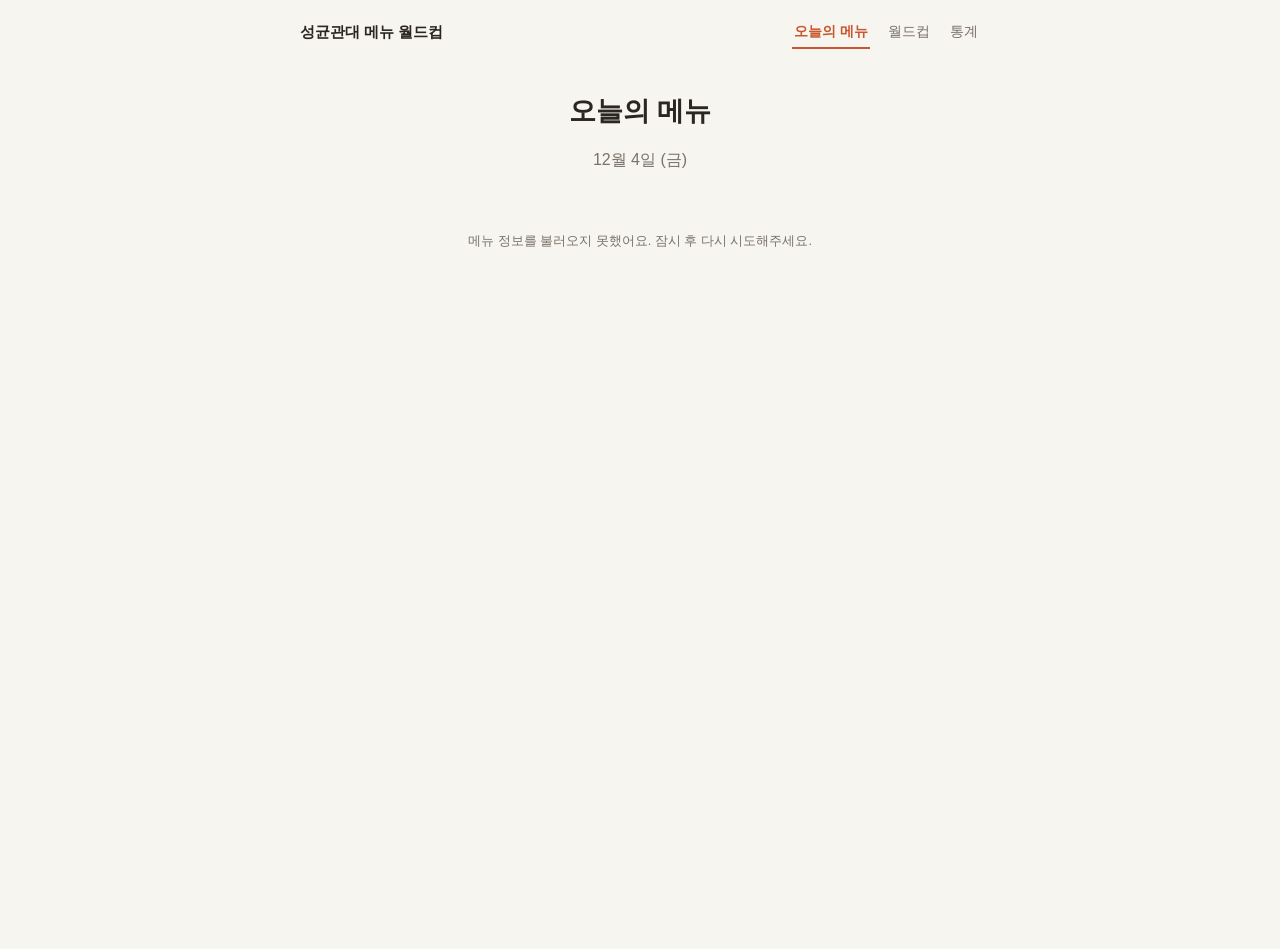
<file: docs/index.html>
<!DOCTYPE html>
<html lang="ko">
<head>
<meta charset="UTF-8">
<meta name="viewport" content="width=device-width, initial-scale=1.0">
<meta name="google-site-verification" content="KOrDOfrEUN9D3AdqTjw1bRF7JTJ5dpxACf7tST6a6Lo" />
<title>오늘의 메뉴 - 성균관대 메뉴 월드컵</title>
<!-- Google tag (gtag.js) -->
<script async src="https://www.googletagmanager.com/gtag/js?id=G-GJEPT5KRBJ"></script>
<script>
  window.dataLayer = window.dataLayer || [];
  function gtag(){dataLayer.push(arguments);}
  gtag('js', new Date());

  gtag('config', 'G-GJEPT5KRBJ');
</script>
<link rel="stylesheet" href="style.css">
</head>
<body>
<nav class="topbar">
  <a href="index.html" class="brand">성균관대 메뉴 월드컵</a>
  <div class="topnav-links">
    <a href="index.html" class="active">오늘의 메뉴</a>
    <a href="worldcup.html">월드컵</a>
    <a href="stats.html">통계</a>
  </div>
</nav>
<div id="app" class="today-app">
  <h1>오늘의 메뉴</h1>
  <p id="todayDateLabel" class="sub"></p>
  <div id="todayContent" class="today-content">
    <p class="data-info">불러오는 중...</p>
  </div>
</div>
<script src="config.js"></script>
<script src="today.js"></script>
</body>
</html>
</file>
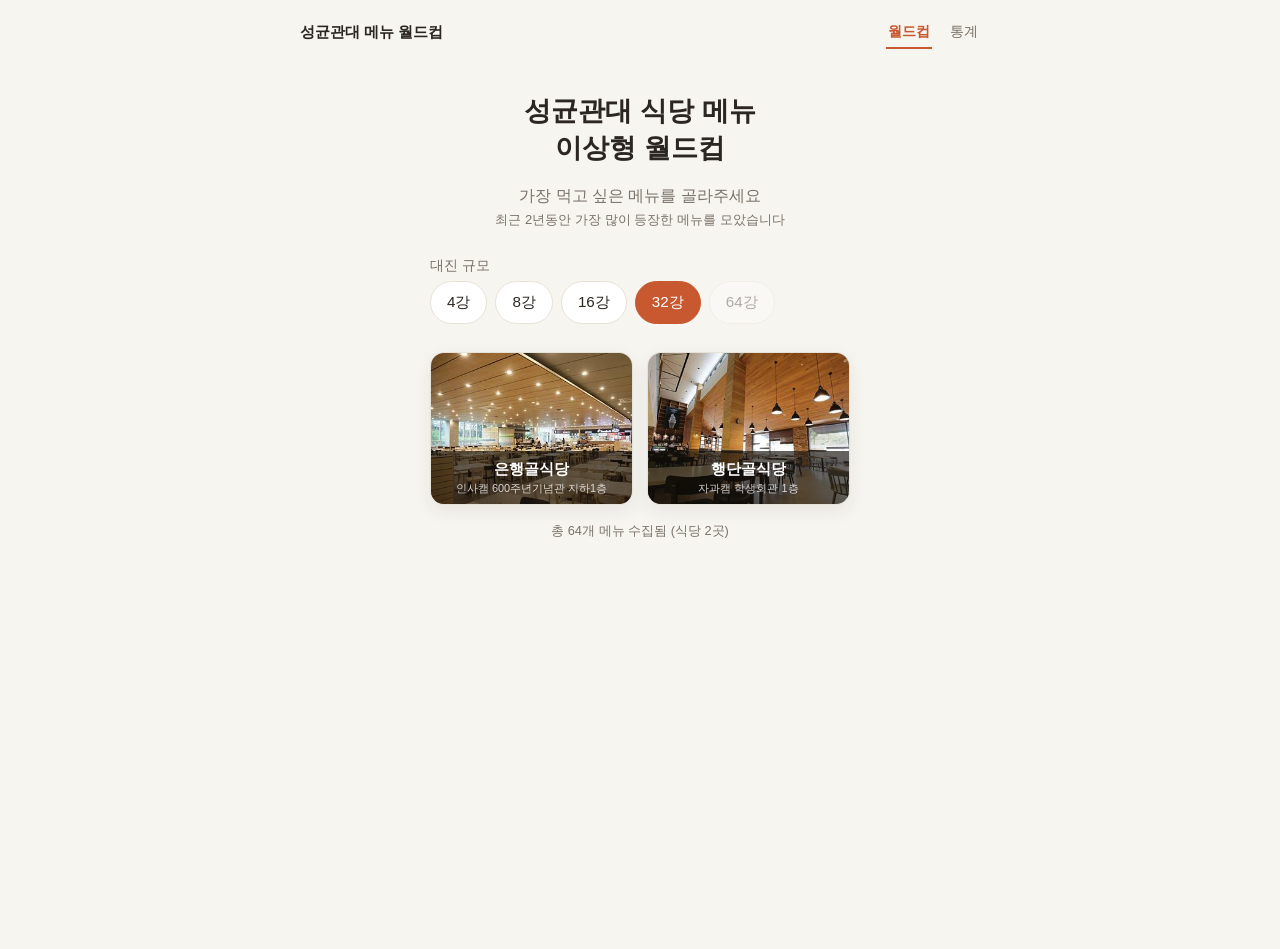
<file: docs/dev/index.html>
<!DOCTYPE html>
<html lang="ko">
<head>
<meta charset="UTF-8">
<meta name="viewport" content="width=device-width, initial-scale=1.0">
<meta name="google-site-verification" content="KOrDOfrEUN9D3AdqTjw1bRF7JTJ5dpxACf7tST6a6Lo" />
<title>성균관대 식당 메뉴 이상형 월드컵</title>
<!-- Google tag (gtag.js) -->
<script async src="https://www.googletagmanager.com/gtag/js?id=G-GJEPT5KRBJ"></script>
<script>
  window.dataLayer = window.dataLayer || [];
  function gtag(){dataLayer.push(arguments);}
  gtag('js', new Date());

  gtag('config', 'G-GJEPT5KRBJ');
</script>
<link rel="stylesheet" href="style.css">
</head>
<body>
<nav class="topbar">
  <a href="index.html" class="brand">성균관대 메뉴 월드컵</a>
  <div class="topnav-links">
    <a href="index.html" class="active">월드컵</a>
    <a href="stats.html">통계</a>
  </div>
</nav>
<div id="app">

  <section id="screen-select" class="screen">
    <h1>성균관대 식당 메뉴<br>이상형 월드컵</h1>
    <p class="sub">가장 먹고 싶은 메뉴를 골라주세요</p>
    <p class="sub-note">최근 2년동안 가장 많이 등장한 메뉴를 모았습니다</p>

    <div class="select-group">
      <label>대진 규모</label>
      <div id="sizeButtons" class="size-buttons"></div>
    </div>

    <div id="cafeteriaButtons" class="cafeteria-buttons"></div>

    <p id="dataInfo" class="data-info"></p>
  </section>

  <section id="screen-game" class="screen hidden">
    <div class="progress">
      <span id="matchLabel"></span>
    </div>
    <div class="vs-wrap">
      <button class="card" id="cardLeft"></button>
      <div class="vs">
        <div class="vs-round" id="roundLabel"></div>
        <div class="vs-label">VS</div>
      </div>
      <button class="card" id="cardRight"></button>
    </div>
    <button id="backBtn" class="text-btn">처음으로</button>
  </section>

  <section id="screen-result" class="screen hidden">
    <h2>우승 메뉴</h2>
    <div class="card winner" id="winnerCard"></div>
    <button id="restartBtn" class="primary-btn">다시 하기</button>
  </section>

</div>
<script src="config.js"></script>
<script src="app.js"></script>
</body>
</html>
</file>
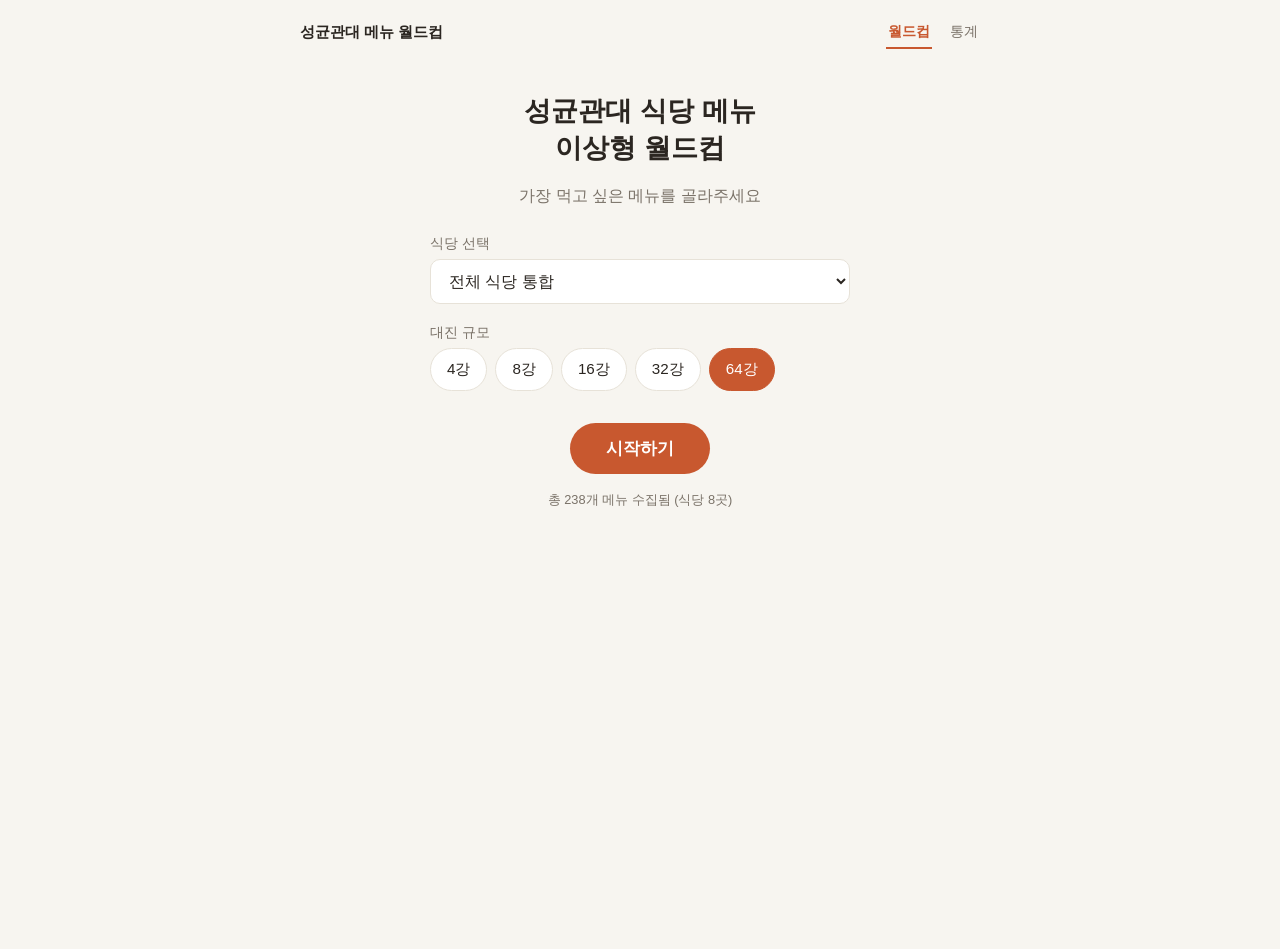
<file: docs/v1/index.html>
<!DOCTYPE html>
<html lang="ko">
<head>
<meta charset="UTF-8">
<meta name="viewport" content="width=device-width, initial-scale=1.0">
<title>성균관대 식당 메뉴 이상형 월드컵</title>
<!-- Google tag (gtag.js) -->
<script async src="https://www.googletagmanager.com/gtag/js?id=G-GJEPT5KRBJ"></script>
<script>
  window.dataLayer = window.dataLayer || [];
  function gtag(){dataLayer.push(arguments);}
  gtag('js', new Date());

  gtag('config', 'G-GJEPT5KRBJ');
</script>
<link rel="stylesheet" href="style.css">
</head>
<body>
<nav class="topbar">
  <a href="index.html" class="brand">성균관대 메뉴 월드컵</a>
  <div class="topnav-links">
    <a href="index.html" class="active">월드컵</a>
    <a href="stats.html">통계</a>
  </div>
</nav>
<div id="app">

  <section id="screen-select" class="screen">
    <h1>성균관대 식당 메뉴<br>이상형 월드컵</h1>
    <p class="sub">가장 먹고 싶은 메뉴를 골라주세요</p>

    <div class="select-group">
      <label>식당 선택</label>
      <select id="cafeteriaSelect"></select>
    </div>

    <div class="select-group">
      <label>대진 규모</label>
      <div id="sizeButtons" class="size-buttons"></div>
    </div>

    <button id="startBtn" class="primary-btn">시작하기</button>
    <p id="dataInfo" class="data-info"></p>
  </section>

  <section id="screen-game" class="screen hidden">
    <div class="progress">
      <span id="roundLabel"></span>
      <span id="matchLabel"></span>
    </div>
    <div class="vs-wrap">
      <button class="card" id="cardLeft"></button>
      <div class="vs">VS</div>
      <button class="card" id="cardRight"></button>
    </div>
    <button id="backBtn" class="text-btn">처음으로</button>
  </section>

  <section id="screen-result" class="screen hidden">
    <h2>우승 메뉴</h2>
    <div class="card winner" id="winnerCard"></div>
    <button id="restartBtn" class="primary-btn">다시 하기</button>
  </section>

</div>
<script src="config.js"></script>
<script src="app.js"></script>
</body>
</html>
</file>
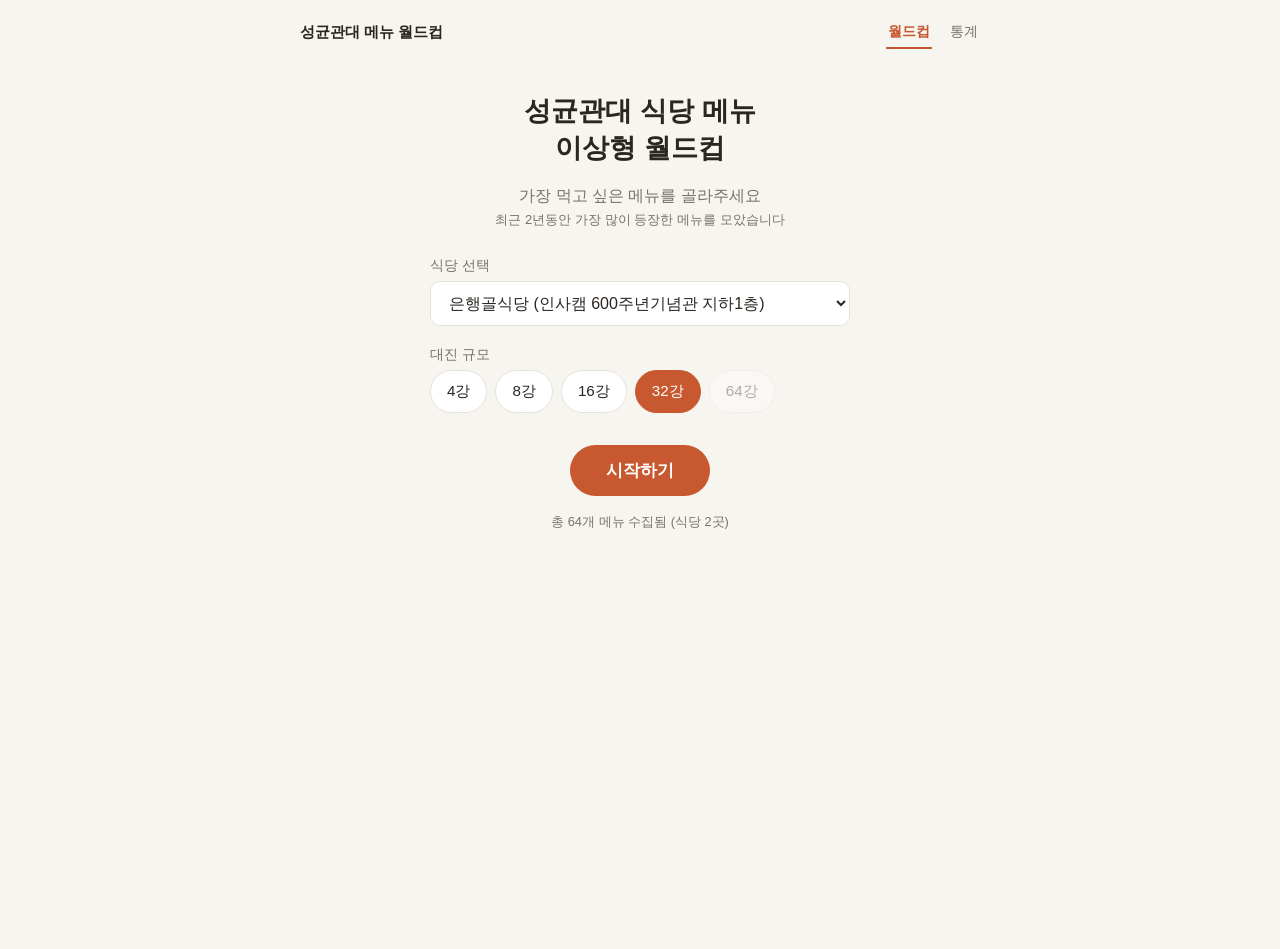
<file: docs/v2/index.html>
<!DOCTYPE html>
<html lang="ko">
<head>
<meta charset="UTF-8">
<meta name="viewport" content="width=device-width, initial-scale=1.0">
<meta name="google-site-verification" content="KOrDOfrEUN9D3AdqTjw1bRF7JTJ5dpxACf7tST6a6Lo" />
<title>성균관대 식당 메뉴 이상형 월드컵</title>
<!-- Google tag (gtag.js) -->
<script async src="https://www.googletagmanager.com/gtag/js?id=G-GJEPT5KRBJ"></script>
<script>
  window.dataLayer = window.dataLayer || [];
  function gtag(){dataLayer.push(arguments);}
  gtag('js', new Date());

  gtag('config', 'G-GJEPT5KRBJ');
</script>
<link rel="stylesheet" href="style.css">
</head>
<body>
<nav class="topbar">
  <a href="index.html" class="brand">성균관대 메뉴 월드컵</a>
  <div class="topnav-links">
    <a href="index.html" class="active">월드컵</a>
    <a href="stats.html">통계</a>
  </div>
</nav>
<div id="app">

  <section id="screen-select" class="screen">
    <h1>성균관대 식당 메뉴<br>이상형 월드컵</h1>
    <p class="sub">가장 먹고 싶은 메뉴를 골라주세요</p>
    <p class="sub-note">최근 2년동안 가장 많이 등장한 메뉴를 모았습니다</p>

    <div class="select-group">
      <label>식당 선택</label>
      <select id="cafeteriaSelect"></select>
    </div>

    <div class="select-group">
      <label>대진 규모</label>
      <div id="sizeButtons" class="size-buttons"></div>
    </div>

    <button id="startBtn" class="primary-btn">시작하기</button>
    <p id="dataInfo" class="data-info"></p>
  </section>

  <section id="screen-game" class="screen hidden">
    <div class="progress">
      <span id="roundLabel"></span>
      <span id="matchLabel"></span>
    </div>
    <div class="vs-wrap">
      <button class="card" id="cardLeft"></button>
      <div class="vs">VS</div>
      <button class="card" id="cardRight"></button>
    </div>
    <button id="backBtn" class="text-btn">처음으로</button>
  </section>

  <section id="screen-result" class="screen hidden">
    <h2>우승 메뉴</h2>
    <div class="card winner" id="winnerCard"></div>
    <button id="restartBtn" class="primary-btn">다시 하기</button>
  </section>

</div>
<script src="config.js"></script>
<script src="app.js"></script>
</body>
</html>
</file>
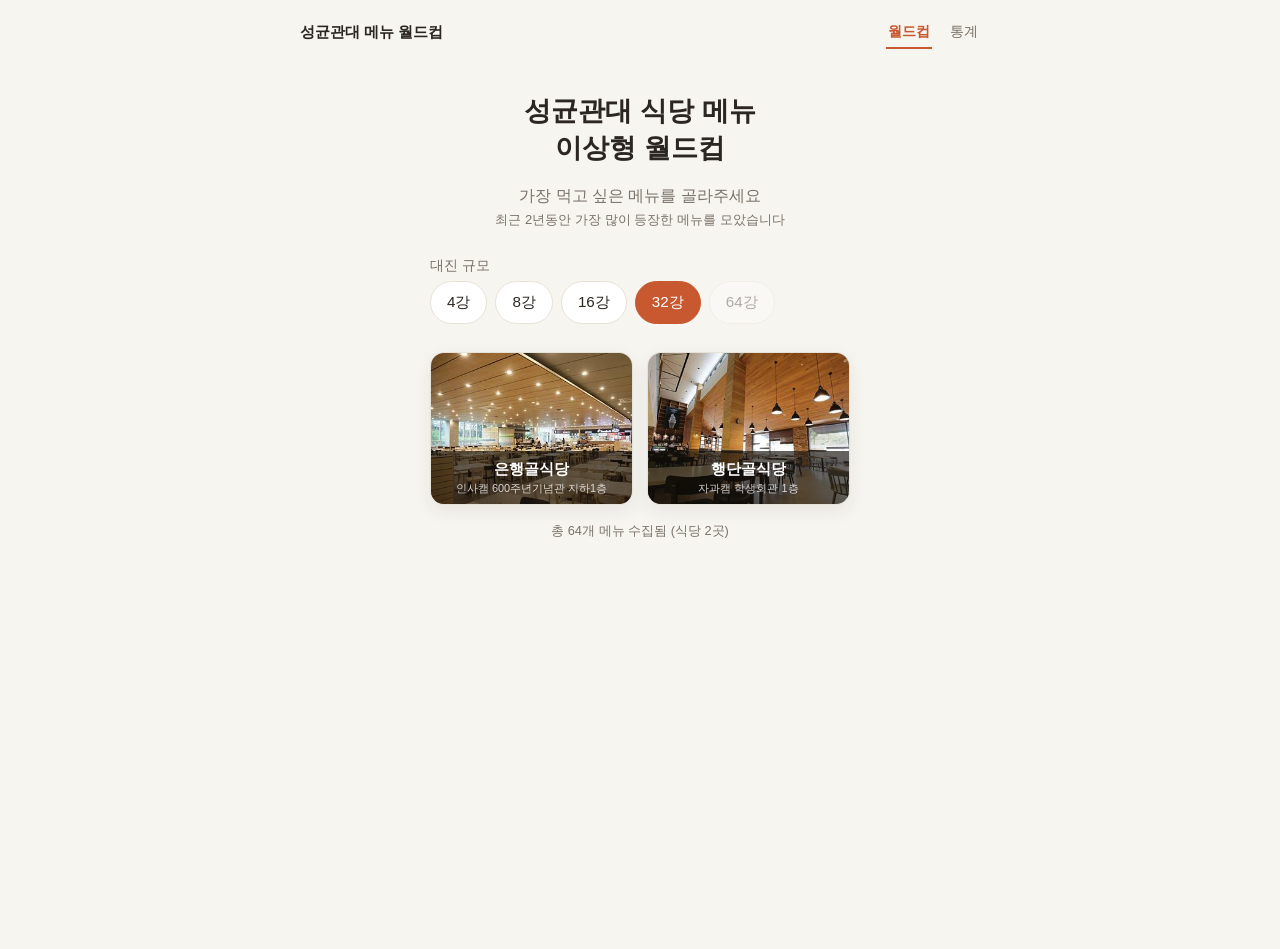
<file: docs/v3/index.html>
<!DOCTYPE html>
<html lang="ko">
<head>
<meta charset="UTF-8">
<meta name="viewport" content="width=device-width, initial-scale=1.0">
<meta name="google-site-verification" content="KOrDOfrEUN9D3AdqTjw1bRF7JTJ5dpxACf7tST6a6Lo" />
<title>성균관대 식당 메뉴 이상형 월드컵</title>
<!-- Google tag (gtag.js) -->
<script async src="https://www.googletagmanager.com/gtag/js?id=G-GJEPT5KRBJ"></script>
<script>
  window.dataLayer = window.dataLayer || [];
  function gtag(){dataLayer.push(arguments);}
  gtag('js', new Date());

  gtag('config', 'G-GJEPT5KRBJ');
</script>
<link rel="stylesheet" href="style.css">
</head>
<body>
<nav class="topbar">
  <a href="index.html" class="brand">성균관대 메뉴 월드컵</a>
  <div class="topnav-links">
    <a href="index.html" class="active">월드컵</a>
    <a href="stats.html">통계</a>
  </div>
</nav>
<div id="app">

  <section id="screen-select" class="screen">
    <h1>성균관대 식당 메뉴<br>이상형 월드컵</h1>
    <p class="sub">가장 먹고 싶은 메뉴를 골라주세요</p>
    <p class="sub-note">최근 2년동안 가장 많이 등장한 메뉴를 모았습니다</p>

    <div class="select-group">
      <label>대진 규모</label>
      <div id="sizeButtons" class="size-buttons"></div>
    </div>

    <div id="cafeteriaButtons" class="cafeteria-buttons"></div>

    <p id="dataInfo" class="data-info"></p>
  </section>

  <section id="screen-game" class="screen hidden">
    <div class="progress">
      <span id="matchLabel"></span>
    </div>
    <div class="vs-wrap">
      <button class="card" id="cardLeft"></button>
      <div class="vs">
        <div class="vs-round" id="roundLabel"></div>
        <div class="vs-label">VS</div>
      </div>
      <button class="card" id="cardRight"></button>
    </div>
    <p class="image-disclaimer">현재는 AI로 생성된 이미지입니다. 실제 메뉴와 (많이) 다를 수 있습니다.</p>
    <button id="backBtn" class="text-btn">처음으로</button>
  </section>

  <section id="screen-result" class="screen hidden">
    <h2>우승 메뉴</h2>
    <div class="result-wrap">
      <div class="winner-col">
        <div class="card winner" id="winnerCard"></div>
      </div>
      <div class="winner-stats" id="winnerStats">
        <div class="winner-stats-title">식당 메뉴 티어표</div>
        <div id="winnerStatsBody" class="winner-stats-body">
          <table class="stats-table">
            <thead>
              <tr>
                <th>티어</th>
                <th>메뉴</th>
                <th>승률</th>
              </tr>
            </thead>
            <tbody id="winnerStatsTableBody"></tbody>
          </table>
        </div>
      </div>
      <button id="restartBtn" class="primary-btn">다시 하기</button>
    </div>
  </section>

  <div id="resultFeedback" class="result-feedback-bar hidden"></div>

</div>
<script src="config.js"></script>
<script src="app.js"></script>
</body>
</html>
</file>
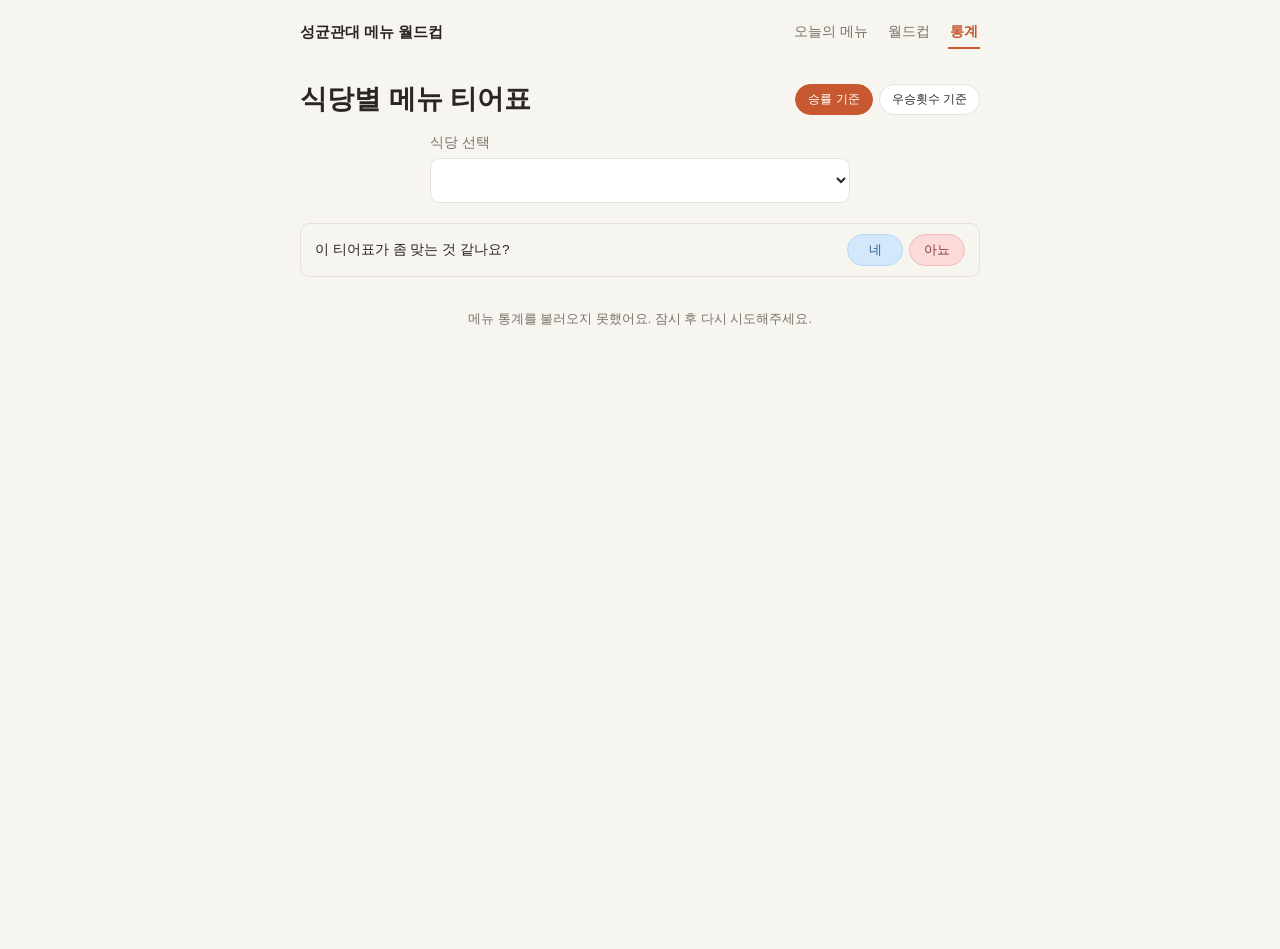
<file: docs/stats.html>
<!DOCTYPE html>
<html lang="ko">
<head>
<meta charset="UTF-8">
<meta name="viewport" content="width=device-width, initial-scale=1.0">
<meta name="google-site-verification" content="KOrDOfrEUN9D3AdqTjw1bRF7JTJ5dpxACf7tST6a6Lo" />
<title>식당 통계 - 성균관대 메뉴 월드컵</title>
<!-- Google tag (gtag.js) -->
<script async src="https://www.googletagmanager.com/gtag/js?id=G-GJEPT5KRBJ"></script>
<script>
  window.dataLayer = window.dataLayer || [];
  function gtag(){dataLayer.push(arguments);}
  gtag('js', new Date());

  gtag('config', 'G-GJEPT5KRBJ');
</script>
<link rel="stylesheet" href="style.css">
</head>
<body>
<nav class="topbar">
  <a href="index.html" class="brand">성균관대 메뉴 월드컵</a>
  <div class="topnav-links">
    <a href="index.html">오늘의 메뉴</a>
    <a href="worldcup.html">월드컵</a>
    <a href="stats.html" class="active">통계</a>
  </div>
</nav>
<div id="app" class="stats-app">
  <div class="stats-header">
    <h1 class="stats-title">식당별 메뉴 티어표</h1>
    <div id="statsCriteriaToggle" class="stats-criteria-toggle">
      <button type="button" class="size-btn active" data-criteria="winrate">승률 기준</button>
      <button type="button" class="size-btn" data-criteria="championship">우승횟수 기준</button>
    </div>
  </div>
  <div class="select-group menu-cafeteria-select">
    <label>식당 선택</label>
    <select id="menuCafeteriaSelect"></select>
  </div>
  <div id="statsFeedback"></div>
  <p id="menuStatsLoading" class="data-info">불러오는 중...</p>
  <div id="menuStatsTableWrap" class="stats-table-wrap hidden">
    <table class="stats-table">
      <thead>
        <tr>
          <th>티어</th>
          <th>메뉴</th>
          <th id="statColA">승</th>
          <th id="statColB">패</th>
          <th id="statColC">승률</th>
        </tr>
      </thead>
      <tbody id="menuStatsBody"></tbody>
    </table>
  </div>
</div>
<script src="config.js"></script>
<script src="stats.js"></script>
</body>
</html>
</file>
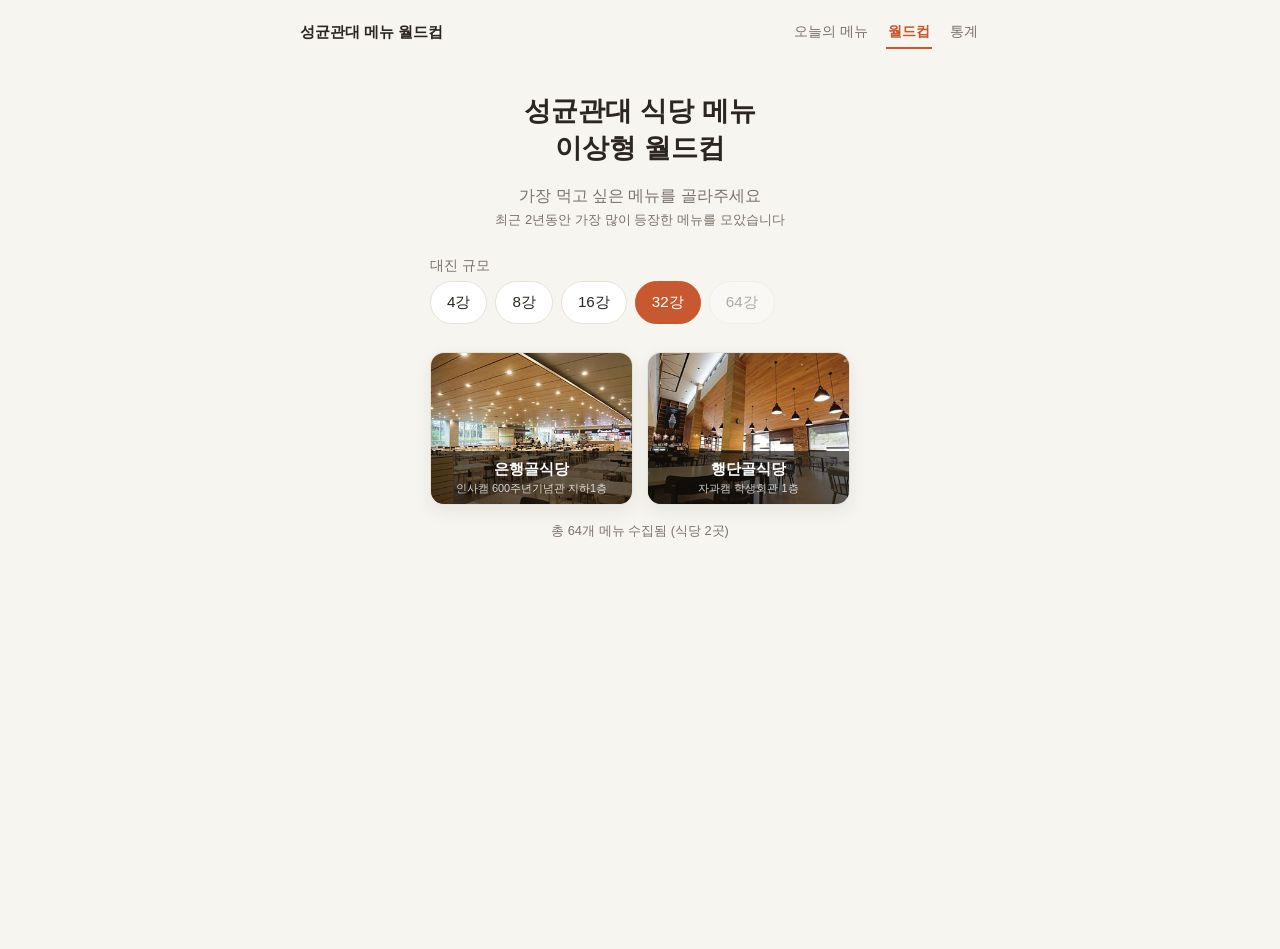
<file: docs/worldcup.html>
<!DOCTYPE html>
<html lang="ko">
<head>
<meta charset="UTF-8">
<meta name="viewport" content="width=device-width, initial-scale=1.0, viewport-fit=cover">
<meta name="google-site-verification" content="KOrDOfrEUN9D3AdqTjw1bRF7JTJ5dpxACf7tST6a6Lo" />
<title>성균관대 식당 메뉴 이상형 월드컵</title>
<!-- Google tag (gtag.js) -->
<script async src="https://www.googletagmanager.com/gtag/js?id=G-GJEPT5KRBJ"></script>
<script>
  window.dataLayer = window.dataLayer || [];
  function gtag(){dataLayer.push(arguments);}
  gtag('js', new Date());

  gtag('config', 'G-GJEPT5KRBJ');
</script>
<link rel="stylesheet" href="style.css">
</head>
<body>
<nav class="topbar">
  <a href="index.html" class="brand">성균관대 메뉴 월드컵</a>
  <div class="topnav-links">
    <a href="index.html">오늘의 메뉴</a>
    <a href="worldcup.html" class="active">월드컵</a>
    <a href="stats.html">통계</a>
  </div>
</nav>
<div id="app">

  <section id="screen-select" class="screen">
    <h1>성균관대 식당 메뉴<br>이상형 월드컵</h1>
    <p class="sub">가장 먹고 싶은 메뉴를 골라주세요</p>
    <p class="sub-note">최근 2년동안 가장 많이 등장한 메뉴를 모았습니다</p>

    <div class="select-group">
      <label>대진 규모</label>
      <div id="sizeButtons" class="size-buttons"></div>
    </div>

    <div id="cafeteriaButtons" class="cafeteria-buttons"></div>

    <p id="dataInfo" class="data-info"></p>
  </section>

  <section id="screen-game" class="screen hidden">
    <div class="progress">
      <span id="matchLabel"></span>
    </div>
    <p class="image-disclaimer">현재는 AI로 생성된 이미지입니다. 실제 메뉴와 (많이) 다를 수 있습니다.</p>
    <div class="vs-wrap">
      <button class="card" id="cardLeft"></button>
      <div class="vs">
        <div class="vs-round" id="roundLabel"></div>
        <div class="vs-label">VS</div>
      </div>
      <button class="card" id="cardRight"></button>
    </div>
    <button id="backBtn" class="text-btn">처음으로</button>
  </section>

  <section id="screen-result" class="screen hidden">
    <h2>우승 메뉴</h2>
    <div class="result-wrap">
      <div class="winner-col">
        <div class="card winner" id="winnerCard"></div>
      </div>
      <div class="winner-stats" id="winnerStats">
        <div class="winner-stats-title">식당 메뉴 티어표</div>
        <div id="winnerStatsBody" class="winner-stats-body">
          <table class="stats-table">
            <thead>
              <tr>
                <th>티어</th>
                <th>메뉴</th>
                <th>승률</th>
              </tr>
            </thead>
            <tbody id="winnerStatsTableBody"></tbody>
          </table>
        </div>
      </div>
      <button id="restartBtn" class="primary-btn">다시 하기</button>
    </div>
  </section>

  <div id="resultFeedback" class="result-feedback-bar hidden"></div>

</div>
<script src="config.js"></script>
<script src="app.js"></script>
</body>
</html>
</file>
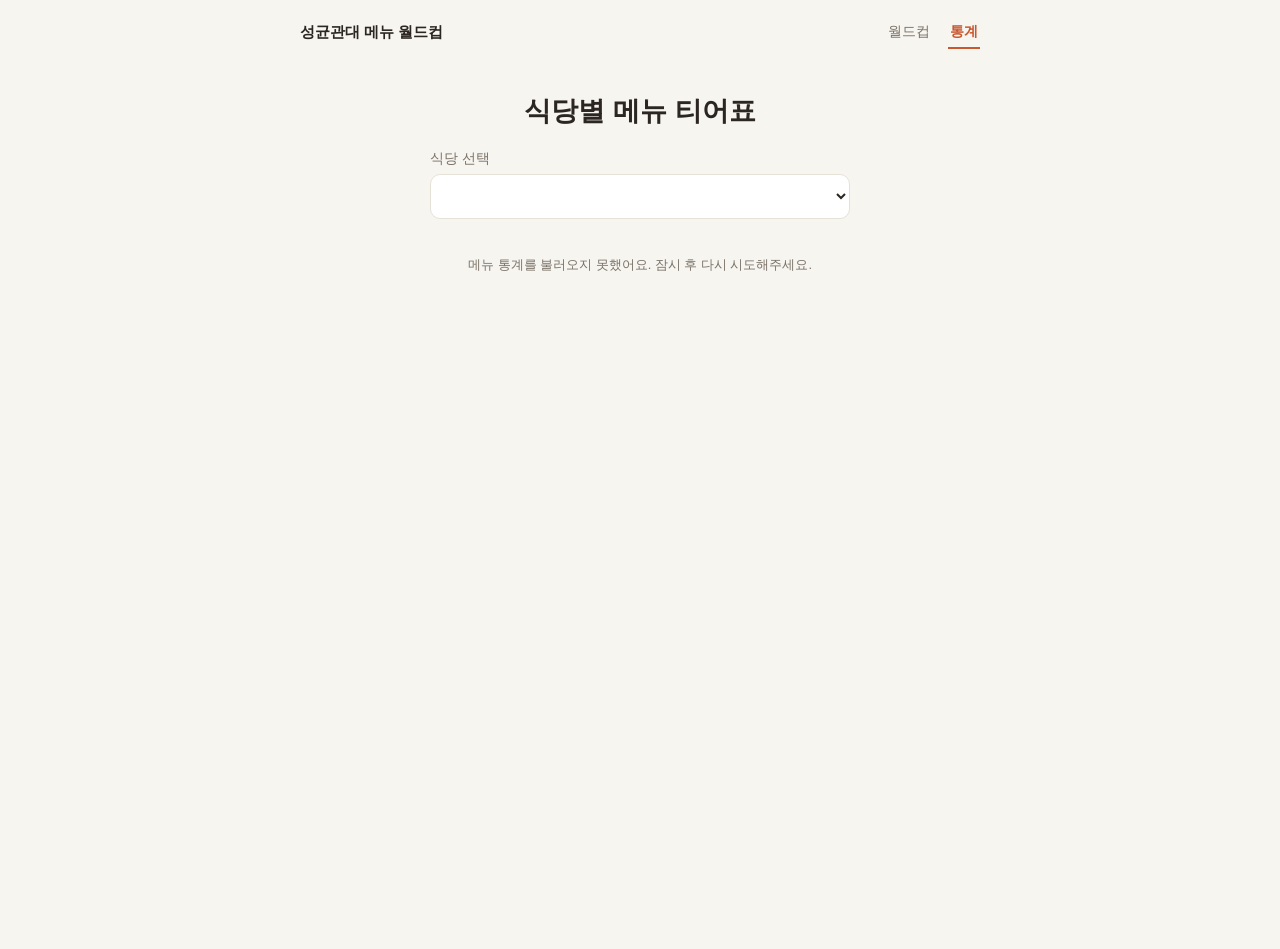
<file: docs/dev/stats.html>
<!DOCTYPE html>
<html lang="ko">
<head>
<meta charset="UTF-8">
<meta name="viewport" content="width=device-width, initial-scale=1.0">
<meta name="google-site-verification" content="KOrDOfrEUN9D3AdqTjw1bRF7JTJ5dpxACf7tST6a6Lo" />
<title>식당 통계 - 성균관대 메뉴 월드컵</title>
<!-- Google tag (gtag.js) -->
<script async src="https://www.googletagmanager.com/gtag/js?id=G-GJEPT5KRBJ"></script>
<script>
  window.dataLayer = window.dataLayer || [];
  function gtag(){dataLayer.push(arguments);}
  gtag('js', new Date());

  gtag('config', 'G-GJEPT5KRBJ');
</script>
<link rel="stylesheet" href="style.css">
</head>
<body>
<nav class="topbar">
  <a href="index.html" class="brand">성균관대 메뉴 월드컵</a>
  <div class="topnav-links">
    <a href="index.html">월드컵</a>
    <a href="stats.html" class="active">통계</a>
  </div>
</nav>
<div id="app" class="stats-app">
  <h1 class="stats-title">식당별 메뉴 티어표</h1>
  <div class="select-group menu-cafeteria-select">
    <label>식당 선택</label>
    <select id="menuCafeteriaSelect"></select>
  </div>
  <p id="menuStatsLoading" class="data-info">불러오는 중...</p>
  <div id="menuStatsTableWrap" class="stats-table-wrap hidden">
    <table class="stats-table">
      <thead>
        <tr>
          <th>티어</th>
          <th>메뉴</th>
          <th>승</th>
          <th>패</th>
          <th>승률</th>
        </tr>
      </thead>
      <tbody id="menuStatsBody"></tbody>
    </table>
  </div>
</div>
<script src="config.js"></script>
<script src="stats.js"></script>
</body>
</html>
</file>
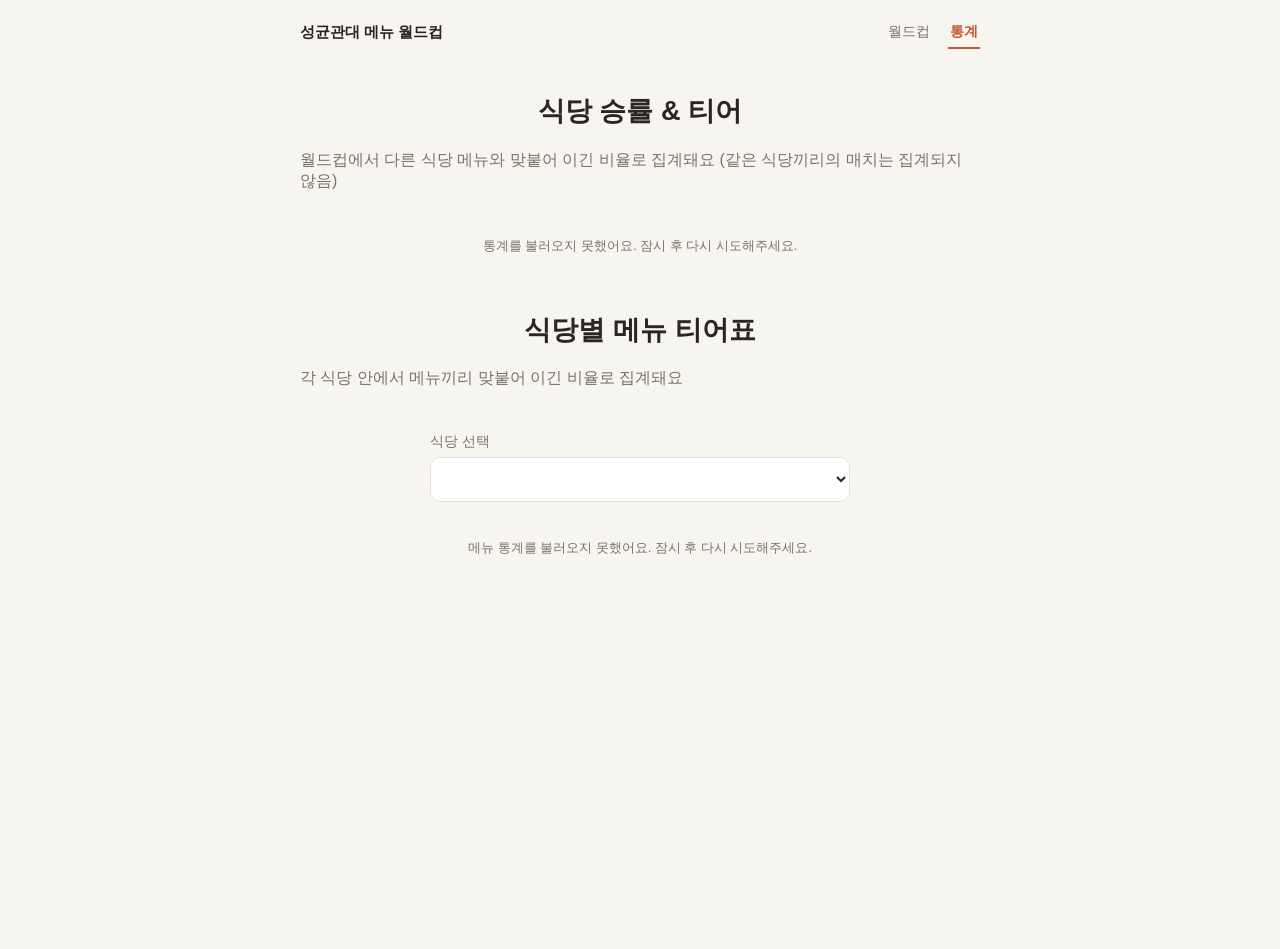
<file: docs/v1/stats.html>
<!DOCTYPE html>
<html lang="ko">
<head>
<meta charset="UTF-8">
<meta name="viewport" content="width=device-width, initial-scale=1.0">
<title>식당 통계 - 성균관대 메뉴 월드컵</title>
<!-- Google tag (gtag.js) -->
<script async src="https://www.googletagmanager.com/gtag/js?id=G-GJEPT5KRBJ"></script>
<script>
  window.dataLayer = window.dataLayer || [];
  function gtag(){dataLayer.push(arguments);}
  gtag('js', new Date());

  gtag('config', 'G-GJEPT5KRBJ');
</script>
<link rel="stylesheet" href="style.css">
</head>
<body>
<nav class="topbar">
  <a href="index.html" class="brand">성균관대 메뉴 월드컵</a>
  <div class="topnav-links">
    <a href="index.html">월드컵</a>
    <a href="stats.html" class="active">통계</a>
  </div>
</nav>
<div id="app" class="stats-app">
  <h1 class="stats-title">식당 승률 &amp; 티어</h1>
  <p class="sub">월드컵에서 다른 식당 메뉴와 맞붙어 이긴 비율로 집계돼요 (같은 식당끼리의 매치는 집계되지 않음)</p>
  <p id="statsLoading" class="data-info">불러오는 중...</p>
  <div id="statsTableWrap" class="stats-table-wrap hidden">
    <table class="stats-table">
      <thead>
        <tr>
          <th>티어</th>
          <th>식당</th>
          <th>승</th>
          <th>패</th>
          <th>승률</th>
        </tr>
      </thead>
      <tbody id="statsBody"></tbody>
    </table>
  </div>

  <h1 class="stats-title menu-tier-title">식당별 메뉴 티어표</h1>
  <p class="sub">각 식당 안에서 메뉴끼리 맞붙어 이긴 비율로 집계돼요</p>
  <div class="select-group menu-cafeteria-select">
    <label>식당 선택</label>
    <select id="menuCafeteriaSelect"></select>
  </div>
  <p id="menuStatsLoading" class="data-info">불러오는 중...</p>
  <div id="menuStatsTableWrap" class="stats-table-wrap hidden">
    <table class="stats-table">
      <thead>
        <tr>
          <th>티어</th>
          <th>메뉴</th>
          <th>승</th>
          <th>패</th>
          <th>승률</th>
        </tr>
      </thead>
      <tbody id="menuStatsBody"></tbody>
    </table>
  </div>
</div>
<script src="config.js"></script>
<script src="stats.js"></script>
</body>
</html>
</file>
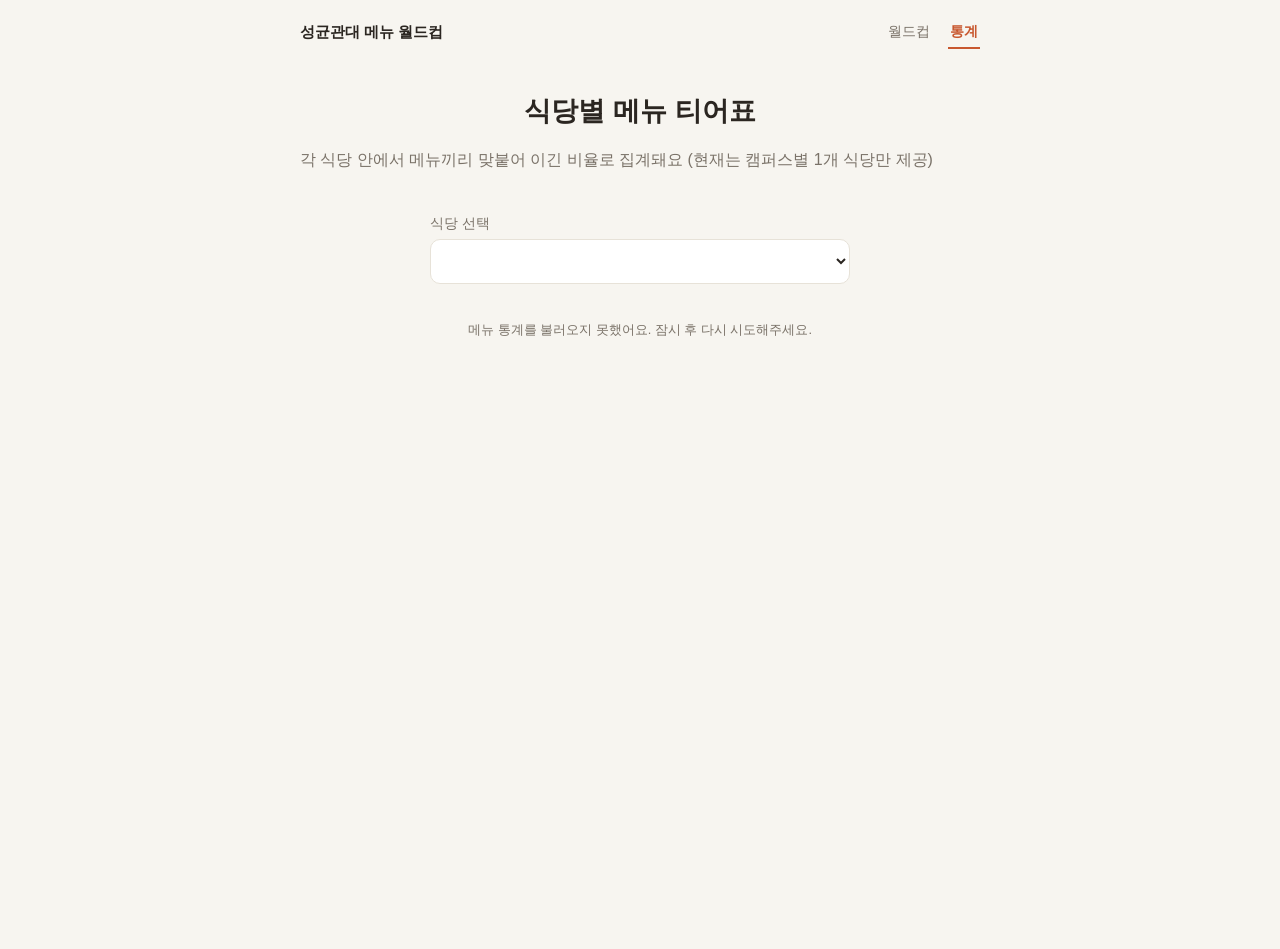
<file: docs/v2/stats.html>
<!DOCTYPE html>
<html lang="ko">
<head>
<meta charset="UTF-8">
<meta name="viewport" content="width=device-width, initial-scale=1.0">
<meta name="google-site-verification" content="KOrDOfrEUN9D3AdqTjw1bRF7JTJ5dpxACf7tST6a6Lo" />
<title>식당 통계 - 성균관대 메뉴 월드컵</title>
<!-- Google tag (gtag.js) -->
<script async src="https://www.googletagmanager.com/gtag/js?id=G-GJEPT5KRBJ"></script>
<script>
  window.dataLayer = window.dataLayer || [];
  function gtag(){dataLayer.push(arguments);}
  gtag('js', new Date());

  gtag('config', 'G-GJEPT5KRBJ');
</script>
<link rel="stylesheet" href="style.css">
</head>
<body>
<nav class="topbar">
  <a href="index.html" class="brand">성균관대 메뉴 월드컵</a>
  <div class="topnav-links">
    <a href="index.html">월드컵</a>
    <a href="stats.html" class="active">통계</a>
  </div>
</nav>
<div id="app" class="stats-app">
  <h1 class="stats-title">식당별 메뉴 티어표</h1>
  <p class="sub">각 식당 안에서 메뉴끼리 맞붙어 이긴 비율로 집계돼요 (현재는 캠퍼스별 1개 식당만 제공)</p>
  <div class="select-group menu-cafeteria-select">
    <label>식당 선택</label>
    <select id="menuCafeteriaSelect"></select>
  </div>
  <p id="menuStatsLoading" class="data-info">불러오는 중...</p>
  <div id="menuStatsTableWrap" class="stats-table-wrap hidden">
    <table class="stats-table">
      <thead>
        <tr>
          <th>티어</th>
          <th>메뉴</th>
          <th>승</th>
          <th>패</th>
          <th>승률</th>
        </tr>
      </thead>
      <tbody id="menuStatsBody"></tbody>
    </table>
  </div>
</div>
<script src="config.js"></script>
<script src="stats.js"></script>
</body>
</html>
</file>
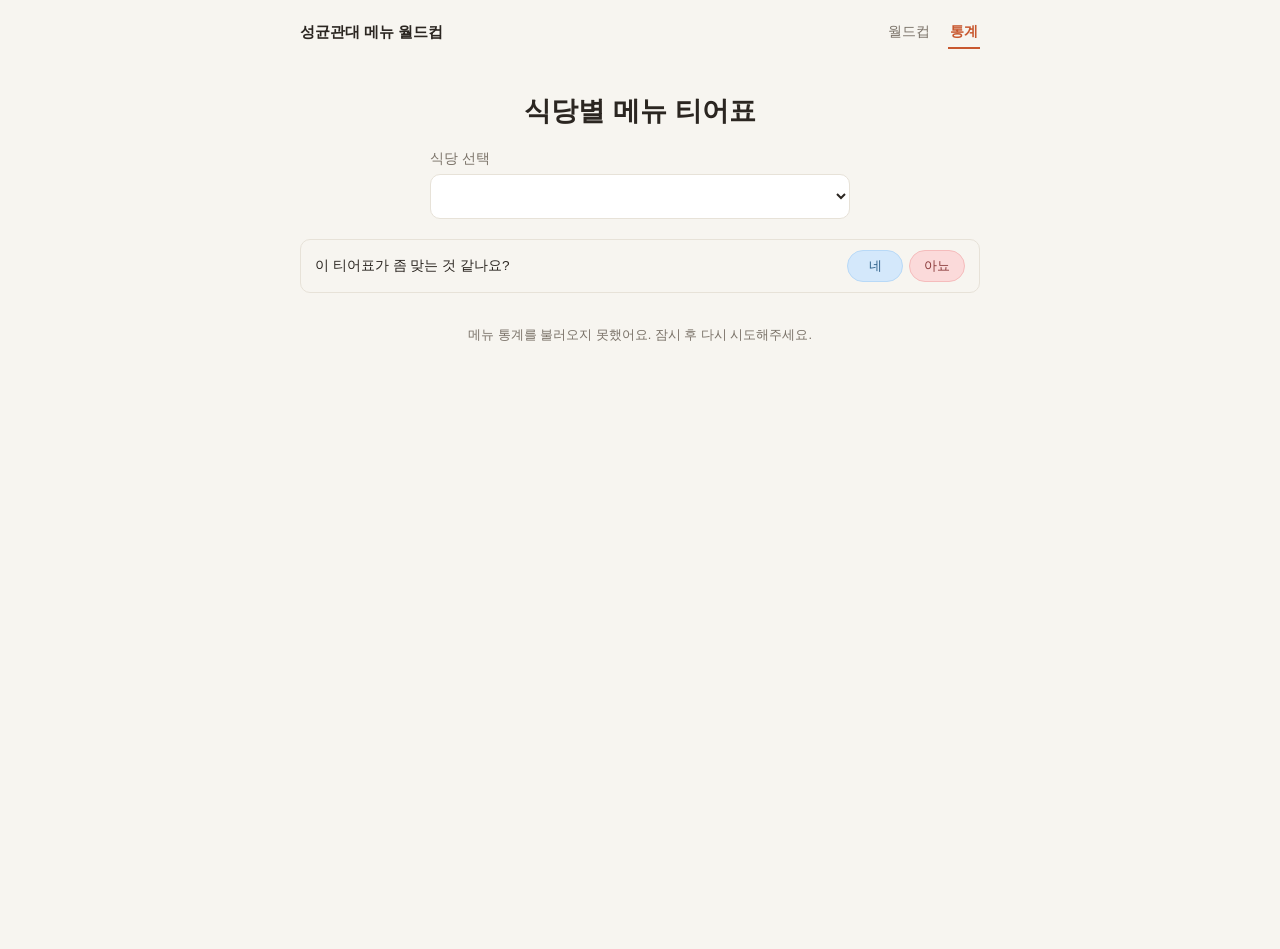
<file: docs/v3/stats.html>
<!DOCTYPE html>
<html lang="ko">
<head>
<meta charset="UTF-8">
<meta name="viewport" content="width=device-width, initial-scale=1.0">
<meta name="google-site-verification" content="KOrDOfrEUN9D3AdqTjw1bRF7JTJ5dpxACf7tST6a6Lo" />
<title>식당 통계 - 성균관대 메뉴 월드컵</title>
<!-- Google tag (gtag.js) -->
<script async src="https://www.googletagmanager.com/gtag/js?id=G-GJEPT5KRBJ"></script>
<script>
  window.dataLayer = window.dataLayer || [];
  function gtag(){dataLayer.push(arguments);}
  gtag('js', new Date());

  gtag('config', 'G-GJEPT5KRBJ');
</script>
<link rel="stylesheet" href="style.css">
</head>
<body>
<nav class="topbar">
  <a href="index.html" class="brand">성균관대 메뉴 월드컵</a>
  <div class="topnav-links">
    <a href="index.html">월드컵</a>
    <a href="stats.html" class="active">통계</a>
  </div>
</nav>
<div id="app" class="stats-app">
  <h1 class="stats-title">식당별 메뉴 티어표</h1>
  <div class="select-group menu-cafeteria-select">
    <label>식당 선택</label>
    <select id="menuCafeteriaSelect"></select>
  </div>
  <div id="statsFeedback"></div>
  <p id="menuStatsLoading" class="data-info">불러오는 중...</p>
  <div id="menuStatsTableWrap" class="stats-table-wrap hidden">
    <table class="stats-table">
      <thead>
        <tr>
          <th>티어</th>
          <th>메뉴</th>
          <th>승</th>
          <th>패</th>
          <th>승률</th>
        </tr>
      </thead>
      <tbody id="menuStatsBody"></tbody>
    </table>
  </div>
</div>
<script src="config.js"></script>
<script src="stats.js"></script>
</body>
</html>
</file>
<file: docs/style.css>
:root {
  --bg: #f7f5f0;
  --ink: #2b2621;
  --sub: #7a7268;
  --accent: #c8582f;
  --card-bg: #ffffff;
  --card-border: #e7e2d8;
  --shadow: 0 6px 18px rgba(43, 38, 33, 0.08);
}

@media (prefers-color-scheme: dark) {
  :root {
    --bg: #1c1a17;
    --ink: #f2eee6;
    --sub: #a99f90;
    --accent: #e07a4c;
    --card-bg: #27231e;
    --card-border: #3a352c;
    --shadow: 0 6px 18px rgba(0, 0, 0, 0.35);
  }
}

* { box-sizing: border-box; }

body {
  margin: 0;
  font-family: "Pretendard", "Apple SD Gothic Neo", "Malgun Gothic", sans-serif;
  background: var(--bg);
  color: var(--ink);
  min-height: 100vh;
}

.topbar {
  display: flex;
  align-items: center;
  justify-content: space-between;
  max-width: 720px;
  margin: 0 auto;
  padding: 16px 20px 0;
}

.topbar .brand {
  font-weight: 700;
  font-size: 0.95rem;
  color: var(--ink);
  text-decoration: none;
}

.topnav-links {
  display: flex;
  gap: 16px;
}

.topnav-links a {
  color: var(--sub);
  text-decoration: none;
  font-size: 0.9rem;
  padding: 6px 2px;
  border-bottom: 2px solid transparent;
}

.topnav-links a.active {
  color: var(--accent);
  border-bottom-color: var(--accent);
  font-weight: 600;
}

#app {
  max-width: 720px;
  margin: 0 auto;
  padding: 32px 20px 60px;
  min-height: 100vh;
  display: flex;
  flex-direction: column;
}

.stats-app { align-items: stretch; }

.stats-header {
  display: flex;
  align-items: center;
  justify-content: space-between;
  flex-wrap: wrap;
  gap: 8px 12px;
  width: 100%;
}
.stats-title { text-align: left; margin: 0; }
.menu-tier-title { margin-top: 44px; }
.menu-cafeteria-select { max-width: 280px; margin: 16px auto 0; }

.stats-criteria-toggle {
  display: flex;
  gap: 6px;
  flex-shrink: 0;
}

.stats-criteria-toggle .size-btn {
  padding: 6px 12px;
  font-size: 0.78rem;
}

.stats-table-wrap {
  overflow-x: auto;
  margin-top: 12px;
  border: 1px solid var(--card-border);
  border-radius: 14px;
  background: var(--card-bg);
  box-shadow: var(--shadow);
}

.stats-table {
  width: 100%;
  border-collapse: collapse;
  font-size: 0.95rem;
}

.stats-table th, .stats-table td {
  padding: 12px 14px;
  text-align: left;
  border-bottom: 1px solid var(--card-border);
}

.stats-table th {
  color: var(--sub);
  font-weight: 600;
  font-size: 0.8rem;
}

.stats-table tr:last-child td { border-bottom: none; }

.cafeteria-name { font-weight: 600; }

.tier-badge {
  display: inline-flex;
  align-items: center;
  justify-content: center;
  width: 28px;
  height: 28px;
  border-radius: 8px;
  font-weight: 800;
  font-size: 0.9rem;
  color: #fff;
}

.tier-S { background: #d4af37; }
.tier-A { background: #c8582f; }
.tier-B { background: #4a7c59; }
.tier-C { background: #4472a8; }
.tier-D { background: #7a7268; }
.tier-F { background: #555049; }
.tier-\- { background: var(--sub); }

.screen { display: flex; flex-direction: column; align-items: center; flex: 1; }
.hidden { display: none !important; }

h1 {
  text-align: center;
  font-size: 1.7rem;
  line-height: 1.35;
  margin: 12px 0 4px;
}

h2 { text-align: center; }

.sub { color: var(--sub); margin-bottom: 28px; text-align: center; }
.sub + .sub-note { margin-top: -24px; }

.sub-note { color: var(--sub); font-size: 0.82rem; margin: 0 0 28px; }

.select-group {
  width: 100%;
  max-width: 420px;
  margin-bottom: 20px;
}

.select-group label {
  display: block;
  font-size: 0.85rem;
  color: var(--sub);
  margin-bottom: 6px;
}

select {
  width: 100%;
  padding: 12px 14px;
  border-radius: 10px;
  border: 1px solid var(--card-border);
  background: var(--card-bg);
  color: var(--ink);
  font-size: 1rem;
}

.size-buttons {
  display: flex;
  gap: 8px;
  flex-wrap: wrap;
}

.size-btn {
  padding: 10px 16px;
  border-radius: 999px;
  border: 1px solid var(--card-border);
  background: var(--card-bg);
  color: var(--ink);
  cursor: pointer;
  font-size: 0.95rem;
}

.size-btn.active {
  background: var(--accent);
  border-color: var(--accent);
  color: #fff;
}

.size-btn:disabled { opacity: 0.35; cursor: not-allowed; }

.primary-btn {
  margin-top: 12px;
  padding: 14px 36px;
  border-radius: 999px;
  border: none;
  background: var(--accent);
  color: #fff;
  font-size: 1.05rem;
  font-weight: 600;
  cursor: pointer;
}

.primary-btn:hover { filter: brightness(1.05); }

.cafeteria-buttons {
  display: flex;
  gap: 14px;
  width: 100%;
  max-width: 420px;
  margin-top: 8px;
}

.cafeteria-btn {
  flex: 1;
  position: relative;
  aspect-ratio: 4 / 3;
  border-radius: 14px;
  overflow: hidden;
  border: 1px solid var(--card-border);
  box-shadow: var(--shadow);
  cursor: pointer;
  padding: 0;
  background: var(--card-border);
}

.cafeteria-btn img {
  width: 100%;
  height: 100%;
  object-fit: cover;
  display: block;
}

.cafeteria-btn:hover {
  transform: translateY(-2px);
  transition: 120ms ease;
}

.cafeteria-btn:disabled {
  cursor: default;
  opacity: 0.7;
}

.cafeteria-btn:disabled:hover {
  transform: none;
}

.cafeteria-btn:hover .cafeteria-btn-label {
  background: var(--accent);
}

.cafeteria-btn-label {
  position: absolute;
  left: 0;
  right: 0;
  bottom: 0;
  padding: 8px 6px;
  background: rgba(20, 16, 12, 0.65);
  color: #fff;
  text-align: center;
  display: flex;
  flex-direction: column;
  gap: 2px;
}

.cafeteria-btn-name {
  font-weight: 700;
  font-size: 0.95rem;
}

.cafeteria-btn-location {
  font-weight: 400;
  font-size: 0.68rem;
  color: rgba(255, 255, 255, 0.8);
}

.data-info { margin-top: 18px; color: var(--sub); font-size: 0.8rem; text-align: center; }

.today-app { align-items: stretch; }

.today-content {
  display: flex;
  flex-direction: column;
  gap: 20px;
  width: 100%;
  max-width: 560px;
  margin: 16px auto 0;
}

.today-cafeteria {
  background: var(--card-bg);
  border: 1px solid var(--card-border);
  border-radius: 16px;
  box-shadow: var(--shadow);
  padding: 18px 18px 20px;
}

.today-cafeteria-head {
  display: flex;
  align-items: center;
  gap: 12px;
  margin-bottom: 14px;
}

.today-cafeteria-img {
  width: 56px;
  height: 56px;
  border-radius: 12px;
  object-fit: cover;
  flex-shrink: 0;
}

.today-cafeteria-name { font-weight: 700; font-size: 1.1rem; }

.today-menu-list { display: flex; flex-direction: column; gap: 14px; }

.today-menu-item { border-top: 1px solid var(--card-border); padding-top: 14px; }
.today-menu-item:first-child { border-top: none; padding-top: 0; }

.today-menu-meta { display: flex; gap: 8px; margin-bottom: 4px; }

.today-menu-meal {
  font-size: 0.72rem;
  font-weight: 700;
  color: var(--accent);
  background: rgba(200, 88, 47, 0.12);
  border-radius: 999px;
  padding: 2px 8px;
}

.today-menu-main { font-weight: 700; font-size: 1.05rem; margin-bottom: 4px; }
.today-menu-sides { color: var(--sub); font-size: 0.85rem; line-height: 1.5; margin-bottom: 6px; }

.today-menu-rank {
  display: inline-flex;
  align-items: center;
  gap: 6px;
  font-size: 0.85rem;
  color: var(--sub);
  margin-top: 4px;
}

.today-menu-rank-empty { font-size: 0.8rem; color: var(--sub); }

.today-menu-empty { margin-top: 0; }

.today-cafeteria .text-btn { margin-top: 16px; display: inline-block; }

.progress {
  display: flex;
  justify-content: center;
  width: 100%;
  max-width: 640px;
  color: var(--sub);
  font-size: 0.9rem;
  margin-bottom: 18px;
}

.vs-wrap {
  display: flex;
  flex-direction: column;
  align-items: stretch;
  gap: 14px;
  width: 100%;
  max-width: 640px;
  flex: 1;
}

.vs {
  align-self: center;
  display: flex;
  flex-direction: row;
  align-items: center;
  gap: 8px;
  flex-shrink: 0;
}

.vs-round {
  font-weight: 700;
  color: var(--accent);
  font-size: 0.78rem;
  white-space: nowrap;
}

.vs-round.pulse {
  animation: roundPop 500ms ease;
}

@keyframes roundPop {
  0% { transform: scale(0.6); opacity: 0; }
  60% { transform: scale(1.15); opacity: 1; }
  100% { transform: scale(1); opacity: 1; }
}

.vs-label {
  font-weight: 800;
  color: var(--sub);
  font-size: 1rem;
}

.card {
  flex: 1;
  background: var(--card-bg);
  border: 1px solid var(--card-border);
  border-radius: 16px;
  box-shadow: var(--shadow);
  padding: 0 0 8px;
  cursor: pointer;
  text-align: left;
  color: var(--ink);
  font-family: inherit;
  display: flex;
  flex-direction: column;
  gap: 6px;
  overflow: hidden;
}

.card > *:not(.card-image) {
  margin-left: 16px;
  margin-right: 16px;
}

.card:hover {
  transform: translateY(-2px);
  transition: 120ms ease;
}

.card.shake {
  border-color: var(--accent);
  animation: cardShake 200ms ease;
  pointer-events: none;
}

@keyframes cardShake {
  0%, 100% { transform: translateX(0); }
  25% { transform: translateX(-5px); }
  50% { transform: translateX(5px); }
  75% { transform: translateX(-3px); }
}

.card-image {
  width: 100%;
  flex: 1;
  min-height: 160px;
  background: var(--card-border);
  display: flex;
  align-items: center;
  justify-content: center;
}

.card-image img {
  width: 100%;
  height: 100%;
  object-fit: cover;
  display: block;
}

.card-image .image-placeholder {
  font-size: 2.2rem;
  opacity: 0.35;
}

.card .cafeteria-tag {
  font-size: 0.75rem;
  color: var(--sub);
}

/* 코너명/메뉴명/가격을 한 줄에 배치. 좌우 트랙을 동일한 1fr로 줘서
   코너명/가격 글자 수가 서로 달라도 메뉴명이 카드 정중앙에 오고,
   너무 길면 말줄임표로 잘려서 서로 겹치지 않는다. */
.card-meta {
  display: grid;
  grid-template-columns: 1fr minmax(0, max-content) 1fr;
  align-items: baseline;
  gap: 8px;
}

.card .corner-tag {
  justify-self: start;
  white-space: nowrap;
  font-size: 0.75rem;
  color: var(--accent);
  font-weight: 600;
}

.card .main-item {
  justify-self: center;
  max-width: 100%;
  overflow: hidden;
  text-overflow: ellipsis;
  white-space: nowrap;
  text-align: center;
  font-size: 1.25rem;
  font-weight: 700;
  line-height: 1.15;
}

.card .side-items {
  font-size: 0.9rem;
  color: var(--sub);
  line-height: 1.6;
}

.card .price {
  justify-self: end;
  white-space: nowrap;
  font-size: 0.85rem;
  color: var(--sub);
  font-weight: 600;
}

.text-btn {
  margin-top: 24px;
  background: none;
  border: none;
  color: var(--sub);
  text-decoration: underline;
  cursor: pointer;
  font-size: 0.9rem;
}

.image-disclaimer {
  margin: 0 0 18px;
  color: var(--sub);
  font-size: 0.72rem;
  text-align: center;
}

.result-wrap {
  display: grid;
  grid-template-columns: minmax(0, 420px) minmax(0, 380px);
  grid-template-areas:
    "card   stats"
    "button stats";
  justify-content: center;
  align-items: start;
  gap: 16px 20px;
  width: 100%;
  max-width: 780px;
  margin: 20px 0;
}

.winner-col {
  grid-area: card;
  display: flex;
  flex-direction: column;
  align-items: center;
  width: 100%;
}

#restartBtn { grid-area: button; justify-self: center; }

.winner {
  cursor: default;
  min-height: 280px;
  max-width: 420px;
  width: 100%;
  margin: 0;
}

.winner:hover { transform: none; border-color: var(--card-border); }

.winner-stats {
  grid-area: stats;
  min-width: 0;
  max-width: 380px;
  background: var(--card-bg);
  border: 1px solid var(--card-border);
  border-radius: 16px;
  box-shadow: var(--shadow);
  padding: 20px 18px;
  max-height: calc(100vh - 160px);
  overflow-y: auto;
}

.winner-stats-title {
  font-weight: 700;
  font-size: 0.95rem;
  margin-bottom: 14px;
}

.feedback-widget {
  display: flex;
  align-items: center;
  justify-content: space-between;
  gap: 10px;
  flex-wrap: wrap;
  background: var(--bg);
  border: 1px solid var(--card-border);
  border-radius: 10px;
  padding: 10px 14px;
  margin-bottom: 16px;
}

#screen-result { padding-bottom: 90px; }

.result-feedback-bar {
  position: fixed;
  left: 0;
  right: 0;
  bottom: 0;
  z-index: 20;
  display: flex;
  justify-content: center;
  background: var(--card-bg);
  border-top: 1px solid var(--card-border);
  box-shadow: 0 -6px 18px rgba(43, 38, 33, 0.08);
  padding: 12px 20px;
}

.result-feedback-bar .feedback-widget {
  width: 100%;
  max-width: 780px;
  margin-bottom: 0;
  border: none;
  background: transparent;
  padding: 0;
}

.feedback-question {
  font-size: 0.85rem;
  color: var(--ink);
}

.feedback-buttons {
  display: flex;
  gap: 6px;
  flex-shrink: 0;
}

.feedback-btn {
  width: 56px;
  padding: 6px 0;
  border-radius: 999px;
  border: 1px solid var(--card-border);
  background: var(--card-bg);
  color: var(--ink);
  cursor: pointer;
  font-size: 0.82rem;
  text-align: center;
}

.feedback-btn:hover {
  border-color: var(--accent);
  color: var(--accent);
}

.feedback-btn[data-answer="yes"] {
  background: #d4e8fb;
  border-color: #b8d9f7;
  color: #2c5f8a;
}

.feedback-btn[data-answer="yes"]:hover {
  background: #c2ddf7;
  border-color: #8fc0ec;
  color: #1f4a6e;
}

.feedback-btn[data-answer="no"] {
  background: #fbdada;
  border-color: #f5bcbc;
  color: #8a3a3a;
}

.feedback-btn[data-answer="no"]:hover {
  background: #f7c4c4;
  border-color: #ef9d9d;
  color: #6e2b2b;
}

@media (prefers-color-scheme: dark) {
  .feedback-btn[data-answer="yes"] {
    background: #2c4a63;
    border-color: #3a6083;
    color: #cfe6fb;
  }
  .feedback-btn[data-answer="no"] {
    background: #5a3232;
    border-color: #7a4444;
    color: #fbd4d4;
  }
}

.feedback-thanks {
  font-size: 0.85rem;
  color: var(--accent);
  font-weight: 600;
}

.winner-stats-body { overflow-x: auto; }

.winner-stats-body .stats-table th,
.winner-stats-body .stats-table td {
  padding: 8px 10px;
  font-size: 0.85rem;
}

.winner-stats-body tr.winner-row {
  background: #fff3b0;
}

@media (prefers-color-scheme: dark) {
  .winner-stats-body tr.winner-row { background: #6b5a1f; }
}

@media (min-width: 640px) {
  #app:not(.stats-app) { max-width: 1100px; }
  .progress { max-width: 1000px; }
  .vs-wrap { flex-direction: row; max-width: 1000px; }
  .vs { flex-direction: column; gap: 4px; }
}

@media (min-width: 1000px) {
  #app:not(.stats-app) { max-width: 1400px; }
  .progress { max-width: 1300px; }
  .vs-wrap { max-width: 1300px; }
}

@media (max-width: 520px) {
  #app { padding-left: 12px; padding-right: 12px; }

  .topbar { flex-wrap: wrap; row-gap: 6px; padding: 12px 12px 0; }
  .topnav-links { gap: 10px; }
  .topnav-links a { font-size: 0.82rem; }

  .vs-wrap { gap: 8px; }
  .vs { flex-shrink: 0; }
  .vs-round { font-size: 0.65rem; }
  .vs-label { font-size: 0.75rem; }

  .card { padding: 0 0 6px; gap: 4px; min-height: unset; }
  .card > *:not(.card-image) { margin-left: 10px; margin-right: 10px; }
  .card-image { min-height: 0; }
  .card .cafeteria-tag, .card .corner-tag { font-size: 0.65rem; }
  .card .main-item { font-size: 0.95rem; line-height: 1.1; }
  .card .side-items { font-size: 0.7rem; line-height: 1.4; }
  .card .price { font-size: 0.75rem; }
  .card-image .image-placeholder { font-size: 1.5rem; }

  .stats-header { justify-content: center; text-align: center; }
  .stats-title { text-align: center; }
  .stats-criteria-toggle { justify-content: center; width: 100%; }

  .result-wrap {
    grid-template-columns: 1fr;
    grid-template-areas:
      "card"
      "stats"
      "button";
  }
  .winner-col { align-self: start; }
  /* 데스크톱 2단 레이아웃 때 카드(420px)/티어표(380px)에 서로 다른
     max-width를 줬던 게 1단으로 쌓이는 모바일에서도 그대로 남아 있어서
     좌우 폭이 안 맞았다. 같은 폭으로 맞춘다. */
  .winner, .winner-stats { max-width: 100%; }
  .winner .card-image { flex: 0 0 auto; height: 140px; min-height: 140px; }

  .progress { max-width: 100%; }
}

/* 세로 배치(640px 미만)일 때, 두 메뉴 카드가 스크롤 없이 한 화면에 다 들어오도록
   대결 화면(#screen-game이 보이는 동안)에서만 #app을 뷰포트 높이로 고정하고
   카드/이미지를 flex로 남는 공간에 맞춰 줄인다. */
@media (max-width: 639px) {
  .progress {
    margin-bottom: 8px;
    font-size: 0.8rem;
  }
  body.game-active {
    /* dvh는 카카오톡 등 인앱 브라우저에서 실제 보이는 영역과 안 맞는 경우가
       많아서, JS(app.js의 setAppVh)가 매긴 --app-vh를 우선 쓰고 dvh는
       JS 실행 전 잠깐 동안의 fallback으로만 쓴다. */
    height: var(--app-vh, 100dvh);
    overflow: hidden;
    display: flex;
    flex-direction: column;
  }
  /* topbar는 원래 크기 그대로, #app이 남은 공간을 전부 차지 (100dvh가 아님 -
     그렇게 하면 topbar 높이만큼 아래로 흘러넘친다).
     width:100%을 명시하지 않으면 topbar의 margin:0 auto가 flex 아이템
     상태에서 "내용물 크기로 줄어들고 남는 공간을 마진이 흡수"하는 걸로
     해석돼서 브랜드/메뉴 링크 사이 간격이 0으로 붙어버린다. */
  body.game-active .topbar {
    flex: 0 0 auto;
    width: 100%;
  }
  body.game-active #app {
    flex: 1;
    min-height: 0;
    padding-top: 16px;
    /* 기기의 제스처 바/홈 인디케이터 뒤로 콘텐츠가 가려지지 않도록
       넉넉하게 여유 공간을 확보 (카드가 남는 공간을 다 채우지 않고
       이 여백만큼은 항상 비워두게 된다) */
    padding-bottom: max(56px, env(safe-area-inset-bottom, 0px) + 40px);
    overflow: hidden;
  }
  body.game-active .screen,
  body.game-active .vs-wrap,
  body.game-active .card {
    min-height: 0;
  }
  body.game-active .card-image {
    flex: 1;
    min-height: 0;
  }
  /* 기기별 하단 여백 계산이 계속 어긋나서, 안내 문구는 아예 상단(진행 표시
     바로 아래)으로 옮겨 어떤 기기의 하단 바에도 가려질 일이 없게 한다. */
  body.game-active .image-disclaimer {
    flex: 0 0 auto;
    margin: 0 0 8px;
    font-size: 0.6rem;
    white-space: nowrap;
    overflow: hidden;
    text-overflow: ellipsis;
  }
  body.game-active #backBtn {
    flex: 0 0 auto;
    margin-top: 8px;
  }
}
</file>
<file: docs/dev/style.css>
:root {
  --bg: #f7f5f0;
  --ink: #2b2621;
  --sub: #7a7268;
  --accent: #c8582f;
  --card-bg: #ffffff;
  --card-border: #e7e2d8;
  --shadow: 0 6px 18px rgba(43, 38, 33, 0.08);
}

@media (prefers-color-scheme: dark) {
  :root {
    --bg: #1c1a17;
    --ink: #f2eee6;
    --sub: #a99f90;
    --accent: #e07a4c;
    --card-bg: #27231e;
    --card-border: #3a352c;
    --shadow: 0 6px 18px rgba(0, 0, 0, 0.35);
  }
}

* { box-sizing: border-box; }

body {
  margin: 0;
  font-family: "Pretendard", "Apple SD Gothic Neo", "Malgun Gothic", sans-serif;
  background: var(--bg);
  color: var(--ink);
  min-height: 100vh;
}

.topbar {
  display: flex;
  align-items: center;
  justify-content: space-between;
  max-width: 720px;
  margin: 0 auto;
  padding: 16px 20px 0;
}

.topbar .brand {
  font-weight: 700;
  font-size: 0.95rem;
  color: var(--ink);
  text-decoration: none;
}

.topnav-links {
  display: flex;
  gap: 16px;
}

.topnav-links a {
  color: var(--sub);
  text-decoration: none;
  font-size: 0.9rem;
  padding: 6px 2px;
  border-bottom: 2px solid transparent;
}

.topnav-links a.active {
  color: var(--accent);
  border-bottom-color: var(--accent);
  font-weight: 600;
}

#app {
  max-width: 720px;
  margin: 0 auto;
  padding: 32px 20px 60px;
  min-height: 100vh;
  display: flex;
  flex-direction: column;
}

.stats-app { align-items: stretch; }

.stats-title { text-align: center; margin-bottom: 4px; }
.menu-tier-title { margin-top: 44px; }
.menu-cafeteria-select { max-width: 280px; margin: 16px auto 0; }

.stats-table-wrap {
  overflow-x: auto;
  margin-top: 12px;
  border: 1px solid var(--card-border);
  border-radius: 14px;
  background: var(--card-bg);
  box-shadow: var(--shadow);
}

.stats-table {
  width: 100%;
  border-collapse: collapse;
  font-size: 0.95rem;
}

.stats-table th, .stats-table td {
  padding: 12px 14px;
  text-align: left;
  border-bottom: 1px solid var(--card-border);
}

.stats-table th {
  color: var(--sub);
  font-weight: 600;
  font-size: 0.8rem;
}

.stats-table tr:last-child td { border-bottom: none; }

.cafeteria-name { font-weight: 600; }

.tier-badge {
  display: inline-flex;
  align-items: center;
  justify-content: center;
  width: 28px;
  height: 28px;
  border-radius: 8px;
  font-weight: 800;
  font-size: 0.9rem;
  color: #fff;
}

.tier-S { background: #d4af37; }
.tier-A { background: #c8582f; }
.tier-B { background: #4a7c59; }
.tier-C { background: #4472a8; }
.tier-D { background: #7a7268; }
.tier-F { background: #555049; }
.tier-\- { background: var(--sub); }

.screen { display: flex; flex-direction: column; align-items: center; flex: 1; }
.hidden { display: none !important; }

h1 {
  text-align: center;
  font-size: 1.7rem;
  line-height: 1.35;
  margin: 12px 0 4px;
}

h2 { text-align: center; }

.sub { color: var(--sub); margin-bottom: 28px; }
.sub + .sub-note { margin-top: -24px; }

.sub-note { color: var(--sub); font-size: 0.82rem; margin: 0 0 28px; }

.select-group {
  width: 100%;
  max-width: 420px;
  margin-bottom: 20px;
}

.select-group label {
  display: block;
  font-size: 0.85rem;
  color: var(--sub);
  margin-bottom: 6px;
}

select {
  width: 100%;
  padding: 12px 14px;
  border-radius: 10px;
  border: 1px solid var(--card-border);
  background: var(--card-bg);
  color: var(--ink);
  font-size: 1rem;
}

.size-buttons {
  display: flex;
  gap: 8px;
  flex-wrap: wrap;
}

.size-btn {
  padding: 10px 16px;
  border-radius: 999px;
  border: 1px solid var(--card-border);
  background: var(--card-bg);
  color: var(--ink);
  cursor: pointer;
  font-size: 0.95rem;
}

.size-btn.active {
  background: var(--accent);
  border-color: var(--accent);
  color: #fff;
}

.size-btn:disabled { opacity: 0.35; cursor: not-allowed; }

.primary-btn {
  margin-top: 12px;
  padding: 14px 36px;
  border-radius: 999px;
  border: none;
  background: var(--accent);
  color: #fff;
  font-size: 1.05rem;
  font-weight: 600;
  cursor: pointer;
}

.primary-btn:hover { filter: brightness(1.05); }

.cafeteria-buttons {
  display: flex;
  gap: 14px;
  width: 100%;
  max-width: 420px;
  margin-top: 8px;
}

.cafeteria-btn {
  flex: 1;
  position: relative;
  aspect-ratio: 4 / 3;
  border-radius: 14px;
  overflow: hidden;
  border: 1px solid var(--card-border);
  box-shadow: var(--shadow);
  cursor: pointer;
  padding: 0;
  background: var(--card-border);
}

.cafeteria-btn img {
  width: 100%;
  height: 100%;
  object-fit: cover;
  display: block;
}

.cafeteria-btn:hover {
  transform: translateY(-2px);
  transition: 120ms ease;
}

.cafeteria-btn:disabled {
  cursor: default;
  opacity: 0.7;
}

.cafeteria-btn:disabled:hover {
  transform: none;
}

.cafeteria-btn:hover .cafeteria-btn-label {
  background: var(--accent);
}

.cafeteria-btn-label {
  position: absolute;
  left: 0;
  right: 0;
  bottom: 0;
  padding: 8px 6px;
  background: rgba(20, 16, 12, 0.65);
  color: #fff;
  text-align: center;
  display: flex;
  flex-direction: column;
  gap: 2px;
}

.cafeteria-btn-name {
  font-weight: 700;
  font-size: 0.95rem;
}

.cafeteria-btn-location {
  font-weight: 400;
  font-size: 0.68rem;
  color: rgba(255, 255, 255, 0.8);
}

.data-info { margin-top: 18px; color: var(--sub); font-size: 0.8rem; text-align: center; }

.progress {
  display: flex;
  justify-content: center;
  width: 100%;
  max-width: 640px;
  color: var(--sub);
  font-size: 0.9rem;
  margin-bottom: 18px;
}

.vs-wrap {
  display: flex;
  align-items: stretch;
  gap: 14px;
  width: 100%;
  max-width: 640px;
  flex: 1;
}

.vs {
  align-self: center;
  display: flex;
  flex-direction: column;
  align-items: center;
  gap: 4px;
  flex-shrink: 0;
}

.vs-round {
  font-weight: 700;
  color: var(--accent);
  font-size: 0.78rem;
  white-space: nowrap;
}

.vs-round.pulse {
  animation: roundPop 500ms ease;
}

@keyframes roundPop {
  0% { transform: scale(0.6); opacity: 0; }
  60% { transform: scale(1.15); opacity: 1; }
  100% { transform: scale(1); opacity: 1; }
}

.vs-label {
  font-weight: 800;
  color: var(--sub);
  font-size: 1rem;
}

.card {
  flex: 1;
  background: var(--card-bg);
  border: 1px solid var(--card-border);
  border-radius: 16px;
  box-shadow: var(--shadow);
  padding: 20px 16px;
  cursor: pointer;
  text-align: left;
  color: var(--ink);
  font-family: inherit;
  display: flex;
  flex-direction: column;
  gap: 10px;
}

.card:hover, .card:active {
  border-color: var(--accent);
  transform: translateY(-2px);
  transition: 120ms ease;
}

.card.shake {
  border-color: var(--accent);
  animation: cardShake 200ms ease;
  pointer-events: none;
}

@keyframes cardShake {
  0%, 100% { transform: translateX(0); }
  25% { transform: translateX(-5px); }
  50% { transform: translateX(5px); }
  75% { transform: translateX(-3px); }
}

.card-image {
  width: 100%;
  flex: 1;
  min-height: 160px;
  border-radius: 10px;
  overflow: hidden;
  background: var(--card-border);
  display: flex;
  align-items: center;
  justify-content: center;
}

.card-image img {
  width: 100%;
  height: 100%;
  object-fit: cover;
  display: block;
}

.card-image .image-placeholder {
  font-size: 2.2rem;
  opacity: 0.35;
}

.card .cafeteria-tag {
  font-size: 0.75rem;
  color: var(--sub);
}

.card .corner-tag {
  font-size: 0.75rem;
  color: var(--accent);
  font-weight: 600;
}

.card .main-item {
  font-size: 1.25rem;
  font-weight: 700;
  line-height: 1.3;
}

.card .side-items {
  font-size: 0.9rem;
  color: var(--sub);
  line-height: 1.6;
}

.card .price {
  font-size: 0.85rem;
  color: var(--sub);
  font-weight: 600;
  text-align: right;
}

.text-btn {
  margin-top: 24px;
  background: none;
  border: none;
  color: var(--sub);
  text-decoration: underline;
  cursor: pointer;
  font-size: 0.9rem;
}

.winner {
  cursor: default;
  min-height: 280px;
  max-width: 420px;
  width: 100%;
  margin: 20px 0;
}

.winner:hover { transform: none; border-color: var(--card-border); }

@media (min-width: 640px) {
  #app:not(.stats-app) { max-width: 1100px; }
  .progress { max-width: 1000px; }
  .vs-wrap { max-width: 1000px; }
}

@media (min-width: 1000px) {
  #app:not(.stats-app) { max-width: 1400px; }
  .progress { max-width: 1300px; }
  .vs-wrap { max-width: 1300px; }
}

@media (max-width: 520px) {
  #app { padding-left: 12px; padding-right: 12px; }

  .vs-wrap { gap: 8px; }
  .vs { flex-shrink: 0; }
  .vs-round { font-size: 0.65rem; }
  .vs-label { font-size: 0.75rem; }

  .card { padding: 12px 10px; gap: 6px; min-height: unset; }
  .card-image { min-height: 110px; }
  .card .cafeteria-tag, .card .corner-tag { font-size: 0.65rem; }
  .card .main-item { font-size: 0.95rem; line-height: 1.25; }
  .card .side-items { font-size: 0.7rem; line-height: 1.4; }
  .card .price { font-size: 0.75rem; }
  .card-image .image-placeholder { font-size: 1.5rem; }

  .progress { max-width: 100%; }
}
</file>
<file: docs/v1/style.css>
:root {
  --bg: #f7f5f0;
  --ink: #2b2621;
  --sub: #7a7268;
  --accent: #c8582f;
  --card-bg: #ffffff;
  --card-border: #e7e2d8;
  --shadow: 0 6px 18px rgba(43, 38, 33, 0.08);
}

@media (prefers-color-scheme: dark) {
  :root {
    --bg: #1c1a17;
    --ink: #f2eee6;
    --sub: #a99f90;
    --accent: #e07a4c;
    --card-bg: #27231e;
    --card-border: #3a352c;
    --shadow: 0 6px 18px rgba(0, 0, 0, 0.35);
  }
}

* { box-sizing: border-box; }

body {
  margin: 0;
  font-family: "Pretendard", "Apple SD Gothic Neo", "Malgun Gothic", sans-serif;
  background: var(--bg);
  color: var(--ink);
  min-height: 100vh;
}

.topbar {
  display: flex;
  align-items: center;
  justify-content: space-between;
  max-width: 720px;
  margin: 0 auto;
  padding: 16px 20px 0;
}

.topbar .brand {
  font-weight: 700;
  font-size: 0.95rem;
  color: var(--ink);
  text-decoration: none;
}

.topnav-links {
  display: flex;
  gap: 16px;
}

.topnav-links a {
  color: var(--sub);
  text-decoration: none;
  font-size: 0.9rem;
  padding: 6px 2px;
  border-bottom: 2px solid transparent;
}

.topnav-links a.active {
  color: var(--accent);
  border-bottom-color: var(--accent);
  font-weight: 600;
}

#app {
  max-width: 720px;
  margin: 0 auto;
  padding: 32px 20px 60px;
  min-height: 100vh;
  display: flex;
  flex-direction: column;
}

.stats-app { align-items: stretch; }

.stats-title { text-align: center; margin-bottom: 4px; }
.menu-tier-title { margin-top: 44px; }
.menu-cafeteria-select { max-width: 280px; margin: 16px auto 0; }

.stats-table-wrap {
  overflow-x: auto;
  margin-top: 12px;
  border: 1px solid var(--card-border);
  border-radius: 14px;
  background: var(--card-bg);
  box-shadow: var(--shadow);
}

.stats-table {
  width: 100%;
  border-collapse: collapse;
  font-size: 0.95rem;
}

.stats-table th, .stats-table td {
  padding: 12px 14px;
  text-align: left;
  border-bottom: 1px solid var(--card-border);
}

.stats-table th {
  color: var(--sub);
  font-weight: 600;
  font-size: 0.8rem;
}

.stats-table tr:last-child td { border-bottom: none; }

.cafeteria-name { font-weight: 600; }

.tier-badge {
  display: inline-flex;
  align-items: center;
  justify-content: center;
  width: 28px;
  height: 28px;
  border-radius: 8px;
  font-weight: 800;
  font-size: 0.9rem;
  color: #fff;
}

.tier-S { background: #d4af37; }
.tier-A { background: #c8582f; }
.tier-B { background: #4a7c59; }
.tier-C { background: #4472a8; }
.tier-D { background: #7a7268; }
.tier-F { background: #555049; }
.tier-\- { background: var(--sub); }

.screen { display: flex; flex-direction: column; align-items: center; flex: 1; }
.hidden { display: none !important; }

h1 {
  text-align: center;
  font-size: 1.7rem;
  line-height: 1.35;
  margin: 12px 0 4px;
}

h2 { text-align: center; }

.sub { color: var(--sub); margin-bottom: 28px; }

.select-group {
  width: 100%;
  max-width: 420px;
  margin-bottom: 20px;
}

.select-group label {
  display: block;
  font-size: 0.85rem;
  color: var(--sub);
  margin-bottom: 6px;
}

select {
  width: 100%;
  padding: 12px 14px;
  border-radius: 10px;
  border: 1px solid var(--card-border);
  background: var(--card-bg);
  color: var(--ink);
  font-size: 1rem;
}

.size-buttons {
  display: flex;
  gap: 8px;
  flex-wrap: wrap;
}

.size-btn {
  padding: 10px 16px;
  border-radius: 999px;
  border: 1px solid var(--card-border);
  background: var(--card-bg);
  color: var(--ink);
  cursor: pointer;
  font-size: 0.95rem;
}

.size-btn.active {
  background: var(--accent);
  border-color: var(--accent);
  color: #fff;
}

.size-btn:disabled { opacity: 0.35; cursor: not-allowed; }

.primary-btn {
  margin-top: 12px;
  padding: 14px 36px;
  border-radius: 999px;
  border: none;
  background: var(--accent);
  color: #fff;
  font-size: 1.05rem;
  font-weight: 600;
  cursor: pointer;
}

.primary-btn:hover { filter: brightness(1.05); }

.data-info { margin-top: 18px; color: var(--sub); font-size: 0.8rem; text-align: center; }

.progress {
  display: flex;
  justify-content: space-between;
  width: 100%;
  max-width: 640px;
  color: var(--sub);
  font-size: 0.9rem;
  margin-bottom: 18px;
}

.vs-wrap {
  display: flex;
  align-items: stretch;
  gap: 14px;
  width: 100%;
  max-width: 640px;
  flex: 1;
}

.vs {
  align-self: center;
  font-weight: 800;
  color: var(--sub);
  font-size: 1rem;
}

.card {
  flex: 1;
  background: var(--card-bg);
  border: 1px solid var(--card-border);
  border-radius: 16px;
  box-shadow: var(--shadow);
  padding: 20px 16px;
  cursor: pointer;
  text-align: left;
  color: var(--ink);
  font-family: inherit;
  display: flex;
  flex-direction: column;
  gap: 10px;
  min-height: 320px;
}

.card:hover, .card:active {
  border-color: var(--accent);
  transform: translateY(-2px);
  transition: 120ms ease;
}

.card .cafeteria-tag {
  font-size: 0.75rem;
  color: var(--sub);
}

.card .corner-tag {
  font-size: 0.75rem;
  color: var(--accent);
  font-weight: 600;
}

.card .main-item {
  font-size: 1.25rem;
  font-weight: 700;
  line-height: 1.3;
}

.card .side-items {
  font-size: 0.9rem;
  color: var(--sub);
  line-height: 1.6;
}

.card .price {
  margin-top: auto;
  font-size: 0.85rem;
  color: var(--sub);
  font-weight: 600;
}

.text-btn {
  margin-top: 24px;
  background: none;
  border: none;
  color: var(--sub);
  text-decoration: underline;
  cursor: pointer;
  font-size: 0.9rem;
}

.winner {
  cursor: default;
  min-height: 280px;
  max-width: 420px;
  width: 100%;
  margin: 20px 0;
}

.winner:hover { transform: none; border-color: var(--card-border); }

@media (max-width: 520px) {
  .vs-wrap { flex-direction: column; }
  .vs { display: none; }
  .card { min-height: unset; }
}
</file>
<file: docs/v2/style.css>
:root {
  --bg: #f7f5f0;
  --ink: #2b2621;
  --sub: #7a7268;
  --accent: #c8582f;
  --card-bg: #ffffff;
  --card-border: #e7e2d8;
  --shadow: 0 6px 18px rgba(43, 38, 33, 0.08);
}

@media (prefers-color-scheme: dark) {
  :root {
    --bg: #1c1a17;
    --ink: #f2eee6;
    --sub: #a99f90;
    --accent: #e07a4c;
    --card-bg: #27231e;
    --card-border: #3a352c;
    --shadow: 0 6px 18px rgba(0, 0, 0, 0.35);
  }
}

* { box-sizing: border-box; }

body {
  margin: 0;
  font-family: "Pretendard", "Apple SD Gothic Neo", "Malgun Gothic", sans-serif;
  background: var(--bg);
  color: var(--ink);
  min-height: 100vh;
}

.topbar {
  display: flex;
  align-items: center;
  justify-content: space-between;
  max-width: 720px;
  margin: 0 auto;
  padding: 16px 20px 0;
}

.topbar .brand {
  font-weight: 700;
  font-size: 0.95rem;
  color: var(--ink);
  text-decoration: none;
}

.topnav-links {
  display: flex;
  gap: 16px;
}

.topnav-links a {
  color: var(--sub);
  text-decoration: none;
  font-size: 0.9rem;
  padding: 6px 2px;
  border-bottom: 2px solid transparent;
}

.topnav-links a.active {
  color: var(--accent);
  border-bottom-color: var(--accent);
  font-weight: 600;
}

#app {
  max-width: 720px;
  margin: 0 auto;
  padding: 32px 20px 60px;
  min-height: 100vh;
  display: flex;
  flex-direction: column;
}

.stats-app { align-items: stretch; }

.stats-title { text-align: center; margin-bottom: 4px; }
.menu-tier-title { margin-top: 44px; }
.menu-cafeteria-select { max-width: 280px; margin: 16px auto 0; }

.stats-table-wrap {
  overflow-x: auto;
  margin-top: 12px;
  border: 1px solid var(--card-border);
  border-radius: 14px;
  background: var(--card-bg);
  box-shadow: var(--shadow);
}

.stats-table {
  width: 100%;
  border-collapse: collapse;
  font-size: 0.95rem;
}

.stats-table th, .stats-table td {
  padding: 12px 14px;
  text-align: left;
  border-bottom: 1px solid var(--card-border);
}

.stats-table th {
  color: var(--sub);
  font-weight: 600;
  font-size: 0.8rem;
}

.stats-table tr:last-child td { border-bottom: none; }

.cafeteria-name { font-weight: 600; }

.tier-badge {
  display: inline-flex;
  align-items: center;
  justify-content: center;
  width: 28px;
  height: 28px;
  border-radius: 8px;
  font-weight: 800;
  font-size: 0.9rem;
  color: #fff;
}

.tier-S { background: #d4af37; }
.tier-A { background: #c8582f; }
.tier-B { background: #4a7c59; }
.tier-C { background: #4472a8; }
.tier-D { background: #7a7268; }
.tier-F { background: #555049; }
.tier-\- { background: var(--sub); }

.screen { display: flex; flex-direction: column; align-items: center; flex: 1; }
.hidden { display: none !important; }

h1 {
  text-align: center;
  font-size: 1.7rem;
  line-height: 1.35;
  margin: 12px 0 4px;
}

h2 { text-align: center; }

.sub { color: var(--sub); margin-bottom: 28px; }
.sub + .sub-note { margin-top: -24px; }

.sub-note { color: var(--sub); font-size: 0.82rem; margin: 0 0 28px; }

.select-group {
  width: 100%;
  max-width: 420px;
  margin-bottom: 20px;
}

.select-group label {
  display: block;
  font-size: 0.85rem;
  color: var(--sub);
  margin-bottom: 6px;
}

select {
  width: 100%;
  padding: 12px 14px;
  border-radius: 10px;
  border: 1px solid var(--card-border);
  background: var(--card-bg);
  color: var(--ink);
  font-size: 1rem;
}

.size-buttons {
  display: flex;
  gap: 8px;
  flex-wrap: wrap;
}

.size-btn {
  padding: 10px 16px;
  border-radius: 999px;
  border: 1px solid var(--card-border);
  background: var(--card-bg);
  color: var(--ink);
  cursor: pointer;
  font-size: 0.95rem;
}

.size-btn.active {
  background: var(--accent);
  border-color: var(--accent);
  color: #fff;
}

.size-btn:disabled { opacity: 0.35; cursor: not-allowed; }

.primary-btn {
  margin-top: 12px;
  padding: 14px 36px;
  border-radius: 999px;
  border: none;
  background: var(--accent);
  color: #fff;
  font-size: 1.05rem;
  font-weight: 600;
  cursor: pointer;
}

.primary-btn:hover { filter: brightness(1.05); }

.data-info { margin-top: 18px; color: var(--sub); font-size: 0.8rem; text-align: center; }

.progress {
  display: flex;
  justify-content: space-between;
  width: 100%;
  max-width: 640px;
  color: var(--sub);
  font-size: 0.9rem;
  margin-bottom: 18px;
}

.vs-wrap {
  display: flex;
  align-items: stretch;
  gap: 14px;
  width: 100%;
  max-width: 640px;
  flex: 1;
}

.vs {
  align-self: center;
  font-weight: 800;
  color: var(--sub);
  font-size: 1rem;
}

.card {
  flex: 1;
  background: var(--card-bg);
  border: 1px solid var(--card-border);
  border-radius: 16px;
  box-shadow: var(--shadow);
  padding: 20px 16px;
  cursor: pointer;
  text-align: left;
  color: var(--ink);
  font-family: inherit;
  display: flex;
  flex-direction: column;
  gap: 10px;
}

.card:hover, .card:active {
  border-color: var(--accent);
  transform: translateY(-2px);
  transition: 120ms ease;
}

.card-image {
  width: 100%;
  aspect-ratio: 4 / 3;
  border-radius: 10px;
  overflow: hidden;
  background: var(--card-border);
  display: flex;
  align-items: center;
  justify-content: center;
  flex-shrink: 0;
}

.card-image img {
  width: 100%;
  height: 100%;
  object-fit: cover;
  display: block;
}

.card-image .image-placeholder {
  font-size: 2.2rem;
  opacity: 0.35;
}

.card .cafeteria-tag {
  font-size: 0.75rem;
  color: var(--sub);
}

.card .corner-tag {
  font-size: 0.75rem;
  color: var(--accent);
  font-weight: 600;
}

.card .main-item {
  font-size: 1.25rem;
  font-weight: 700;
  line-height: 1.3;
}

.card .side-items {
  font-size: 0.9rem;
  color: var(--sub);
  line-height: 1.6;
}

.card .price {
  font-size: 0.85rem;
  color: var(--sub);
  font-weight: 600;
}

.text-btn {
  margin-top: 24px;
  background: none;
  border: none;
  color: var(--sub);
  text-decoration: underline;
  cursor: pointer;
  font-size: 0.9rem;
}

.winner {
  cursor: default;
  min-height: 280px;
  max-width: 420px;
  width: 100%;
  margin: 20px 0;
}

.winner:hover { transform: none; border-color: var(--card-border); }

@media (max-width: 520px) {
  #app { padding-left: 12px; padding-right: 12px; }

  .vs-wrap { gap: 8px; }
  .vs { font-size: 0.75rem; flex-shrink: 0; }

  .card { padding: 12px 10px; gap: 6px; min-height: unset; }
  .card .cafeteria-tag, .card .corner-tag { font-size: 0.65rem; }
  .card .main-item { font-size: 0.95rem; line-height: 1.25; }
  .card .side-items { font-size: 0.7rem; line-height: 1.4; }
  .card .price { font-size: 0.75rem; }
  .card-image .image-placeholder { font-size: 1.5rem; }

  .progress { max-width: 100%; }
}
</file>
<file: docs/v3/style.css>
:root {
  --bg: #f7f5f0;
  --ink: #2b2621;
  --sub: #7a7268;
  --accent: #c8582f;
  --card-bg: #ffffff;
  --card-border: #e7e2d8;
  --shadow: 0 6px 18px rgba(43, 38, 33, 0.08);
}

@media (prefers-color-scheme: dark) {
  :root {
    --bg: #1c1a17;
    --ink: #f2eee6;
    --sub: #a99f90;
    --accent: #e07a4c;
    --card-bg: #27231e;
    --card-border: #3a352c;
    --shadow: 0 6px 18px rgba(0, 0, 0, 0.35);
  }
}

* { box-sizing: border-box; }

body {
  margin: 0;
  font-family: "Pretendard", "Apple SD Gothic Neo", "Malgun Gothic", sans-serif;
  background: var(--bg);
  color: var(--ink);
  min-height: 100vh;
}

.topbar {
  display: flex;
  align-items: center;
  justify-content: space-between;
  max-width: 720px;
  margin: 0 auto;
  padding: 16px 20px 0;
}

.topbar .brand {
  font-weight: 700;
  font-size: 0.95rem;
  color: var(--ink);
  text-decoration: none;
}

.topnav-links {
  display: flex;
  gap: 16px;
}

.topnav-links a {
  color: var(--sub);
  text-decoration: none;
  font-size: 0.9rem;
  padding: 6px 2px;
  border-bottom: 2px solid transparent;
}

.topnav-links a.active {
  color: var(--accent);
  border-bottom-color: var(--accent);
  font-weight: 600;
}

#app {
  max-width: 720px;
  margin: 0 auto;
  padding: 32px 20px 60px;
  min-height: 100vh;
  display: flex;
  flex-direction: column;
}

.stats-app { align-items: stretch; }

.stats-title { text-align: center; margin-bottom: 4px; }
.menu-tier-title { margin-top: 44px; }
.menu-cafeteria-select { max-width: 280px; margin: 16px auto 0; }

.stats-table-wrap {
  overflow-x: auto;
  margin-top: 12px;
  border: 1px solid var(--card-border);
  border-radius: 14px;
  background: var(--card-bg);
  box-shadow: var(--shadow);
}

.stats-table {
  width: 100%;
  border-collapse: collapse;
  font-size: 0.95rem;
}

.stats-table th, .stats-table td {
  padding: 12px 14px;
  text-align: left;
  border-bottom: 1px solid var(--card-border);
}

.stats-table th {
  color: var(--sub);
  font-weight: 600;
  font-size: 0.8rem;
}

.stats-table tr:last-child td { border-bottom: none; }

.cafeteria-name { font-weight: 600; }

.tier-badge {
  display: inline-flex;
  align-items: center;
  justify-content: center;
  width: 28px;
  height: 28px;
  border-radius: 8px;
  font-weight: 800;
  font-size: 0.9rem;
  color: #fff;
}

.tier-S { background: #d4af37; }
.tier-A { background: #c8582f; }
.tier-B { background: #4a7c59; }
.tier-C { background: #4472a8; }
.tier-D { background: #7a7268; }
.tier-F { background: #555049; }
.tier-\- { background: var(--sub); }

.screen { display: flex; flex-direction: column; align-items: center; flex: 1; }
.hidden { display: none !important; }

h1 {
  text-align: center;
  font-size: 1.7rem;
  line-height: 1.35;
  margin: 12px 0 4px;
}

h2 { text-align: center; }

.sub { color: var(--sub); margin-bottom: 28px; }
.sub + .sub-note { margin-top: -24px; }

.sub-note { color: var(--sub); font-size: 0.82rem; margin: 0 0 28px; }

.select-group {
  width: 100%;
  max-width: 420px;
  margin-bottom: 20px;
}

.select-group label {
  display: block;
  font-size: 0.85rem;
  color: var(--sub);
  margin-bottom: 6px;
}

select {
  width: 100%;
  padding: 12px 14px;
  border-radius: 10px;
  border: 1px solid var(--card-border);
  background: var(--card-bg);
  color: var(--ink);
  font-size: 1rem;
}

.size-buttons {
  display: flex;
  gap: 8px;
  flex-wrap: wrap;
}

.size-btn {
  padding: 10px 16px;
  border-radius: 999px;
  border: 1px solid var(--card-border);
  background: var(--card-bg);
  color: var(--ink);
  cursor: pointer;
  font-size: 0.95rem;
}

.size-btn.active {
  background: var(--accent);
  border-color: var(--accent);
  color: #fff;
}

.size-btn:disabled { opacity: 0.35; cursor: not-allowed; }

.primary-btn {
  margin-top: 12px;
  padding: 14px 36px;
  border-radius: 999px;
  border: none;
  background: var(--accent);
  color: #fff;
  font-size: 1.05rem;
  font-weight: 600;
  cursor: pointer;
}

.primary-btn:hover { filter: brightness(1.05); }

.cafeteria-buttons {
  display: flex;
  gap: 14px;
  width: 100%;
  max-width: 420px;
  margin-top: 8px;
}

.cafeteria-btn {
  flex: 1;
  position: relative;
  aspect-ratio: 4 / 3;
  border-radius: 14px;
  overflow: hidden;
  border: 1px solid var(--card-border);
  box-shadow: var(--shadow);
  cursor: pointer;
  padding: 0;
  background: var(--card-border);
}

.cafeteria-btn img {
  width: 100%;
  height: 100%;
  object-fit: cover;
  display: block;
}

.cafeteria-btn:hover {
  transform: translateY(-2px);
  transition: 120ms ease;
}

.cafeteria-btn:disabled {
  cursor: default;
  opacity: 0.7;
}

.cafeteria-btn:disabled:hover {
  transform: none;
}

.cafeteria-btn:hover .cafeteria-btn-label {
  background: var(--accent);
}

.cafeteria-btn-label {
  position: absolute;
  left: 0;
  right: 0;
  bottom: 0;
  padding: 8px 6px;
  background: rgba(20, 16, 12, 0.65);
  color: #fff;
  text-align: center;
  display: flex;
  flex-direction: column;
  gap: 2px;
}

.cafeteria-btn-name {
  font-weight: 700;
  font-size: 0.95rem;
}

.cafeteria-btn-location {
  font-weight: 400;
  font-size: 0.68rem;
  color: rgba(255, 255, 255, 0.8);
}

.data-info { margin-top: 18px; color: var(--sub); font-size: 0.8rem; text-align: center; }

.progress {
  display: flex;
  justify-content: center;
  width: 100%;
  max-width: 640px;
  color: var(--sub);
  font-size: 0.9rem;
  margin-bottom: 18px;
}

.vs-wrap {
  display: flex;
  align-items: stretch;
  gap: 14px;
  width: 100%;
  max-width: 640px;
  flex: 1;
}

.vs {
  align-self: center;
  display: flex;
  flex-direction: column;
  align-items: center;
  gap: 4px;
  flex-shrink: 0;
}

.vs-round {
  font-weight: 700;
  color: var(--accent);
  font-size: 0.78rem;
  white-space: nowrap;
}

.vs-round.pulse {
  animation: roundPop 500ms ease;
}

@keyframes roundPop {
  0% { transform: scale(0.6); opacity: 0; }
  60% { transform: scale(1.15); opacity: 1; }
  100% { transform: scale(1); opacity: 1; }
}

.vs-label {
  font-weight: 800;
  color: var(--sub);
  font-size: 1rem;
}

.card {
  flex: 1;
  background: var(--card-bg);
  border: 1px solid var(--card-border);
  border-radius: 16px;
  box-shadow: var(--shadow);
  padding: 0 0 16px;
  cursor: pointer;
  text-align: left;
  color: var(--ink);
  font-family: inherit;
  display: flex;
  flex-direction: column;
  gap: 10px;
  overflow: hidden;
}

.card > *:not(.card-image) {
  margin-left: 16px;
  margin-right: 16px;
}

.card:hover {
  transform: translateY(-2px);
  transition: 120ms ease;
}

.card.shake {
  border-color: var(--accent);
  animation: cardShake 200ms ease;
  pointer-events: none;
}

@keyframes cardShake {
  0%, 100% { transform: translateX(0); }
  25% { transform: translateX(-5px); }
  50% { transform: translateX(5px); }
  75% { transform: translateX(-3px); }
}

.card-image {
  width: 100%;
  flex: 1;
  min-height: 160px;
  background: var(--card-border);
  display: flex;
  align-items: center;
  justify-content: center;
}

.card-image img {
  width: 100%;
  height: 100%;
  object-fit: cover;
  display: block;
}

.card-image .image-placeholder {
  font-size: 2.2rem;
  opacity: 0.35;
}

.card .cafeteria-tag {
  font-size: 0.75rem;
  color: var(--sub);
}

.card .corner-tag {
  font-size: 0.75rem;
  color: var(--accent);
  font-weight: 600;
}

.card .main-item {
  font-size: 1.25rem;
  font-weight: 700;
  line-height: 1.3;
}

.card .side-items {
  font-size: 0.9rem;
  color: var(--sub);
  line-height: 1.6;
}

.card .price {
  font-size: 0.85rem;
  color: var(--sub);
  font-weight: 600;
  text-align: right;
}

.text-btn {
  margin-top: 24px;
  background: none;
  border: none;
  color: var(--sub);
  text-decoration: underline;
  cursor: pointer;
  font-size: 0.9rem;
}

.image-disclaimer {
  margin: 18px 0 0;
  color: var(--sub);
  font-size: 0.72rem;
  text-align: center;
}

.result-wrap {
  display: grid;
  grid-template-columns: minmax(0, 420px) minmax(0, 380px);
  grid-template-areas:
    "card   stats"
    "button stats";
  justify-content: center;
  align-items: start;
  gap: 16px 20px;
  width: 100%;
  max-width: 780px;
  margin: 20px 0;
}

.winner-col {
  grid-area: card;
  display: flex;
  flex-direction: column;
  align-items: center;
  width: 100%;
}

#restartBtn { grid-area: button; justify-self: center; }

.winner {
  cursor: default;
  min-height: 280px;
  max-width: 420px;
  width: 100%;
  margin: 0;
}

.winner:hover { transform: none; border-color: var(--card-border); }

.winner-stats {
  grid-area: stats;
  min-width: 0;
  max-width: 380px;
  background: var(--card-bg);
  border: 1px solid var(--card-border);
  border-radius: 16px;
  box-shadow: var(--shadow);
  padding: 20px 18px;
  max-height: calc(100vh - 160px);
  overflow-y: auto;
}

.winner-stats-title {
  font-weight: 700;
  font-size: 0.95rem;
  margin-bottom: 14px;
}

.feedback-widget {
  display: flex;
  align-items: center;
  justify-content: space-between;
  gap: 10px;
  flex-wrap: wrap;
  background: var(--bg);
  border: 1px solid var(--card-border);
  border-radius: 10px;
  padding: 10px 14px;
  margin-bottom: 16px;
}

#screen-result { padding-bottom: 90px; }

.result-feedback-bar {
  position: fixed;
  left: 0;
  right: 0;
  bottom: 0;
  z-index: 20;
  display: flex;
  justify-content: center;
  background: var(--card-bg);
  border-top: 1px solid var(--card-border);
  box-shadow: 0 -6px 18px rgba(43, 38, 33, 0.08);
  padding: 12px 20px;
}

.result-feedback-bar .feedback-widget {
  width: 100%;
  max-width: 780px;
  margin-bottom: 0;
  border: none;
  background: transparent;
  padding: 0;
}

.feedback-question {
  font-size: 0.85rem;
  color: var(--ink);
}

.feedback-buttons {
  display: flex;
  gap: 6px;
  flex-shrink: 0;
}

.feedback-btn {
  width: 56px;
  padding: 6px 0;
  border-radius: 999px;
  border: 1px solid var(--card-border);
  background: var(--card-bg);
  color: var(--ink);
  cursor: pointer;
  font-size: 0.82rem;
  text-align: center;
}

.feedback-btn:hover {
  border-color: var(--accent);
  color: var(--accent);
}

.feedback-btn[data-answer="yes"] {
  background: #d4e8fb;
  border-color: #b8d9f7;
  color: #2c5f8a;
}

.feedback-btn[data-answer="yes"]:hover {
  background: #c2ddf7;
  border-color: #8fc0ec;
  color: #1f4a6e;
}

.feedback-btn[data-answer="no"] {
  background: #fbdada;
  border-color: #f5bcbc;
  color: #8a3a3a;
}

.feedback-btn[data-answer="no"]:hover {
  background: #f7c4c4;
  border-color: #ef9d9d;
  color: #6e2b2b;
}

@media (prefers-color-scheme: dark) {
  .feedback-btn[data-answer="yes"] {
    background: #2c4a63;
    border-color: #3a6083;
    color: #cfe6fb;
  }
  .feedback-btn[data-answer="no"] {
    background: #5a3232;
    border-color: #7a4444;
    color: #fbd4d4;
  }
}

.feedback-thanks {
  font-size: 0.85rem;
  color: var(--accent);
  font-weight: 600;
}

.winner-stats-body { overflow-x: auto; }

.winner-stats-body .stats-table th,
.winner-stats-body .stats-table td {
  padding: 8px 10px;
  font-size: 0.85rem;
}

.winner-stats-body tr.winner-row {
  background: #fff3b0;
}

@media (prefers-color-scheme: dark) {
  .winner-stats-body tr.winner-row { background: #6b5a1f; }
}

@media (min-width: 640px) {
  #app:not(.stats-app) { max-width: 1100px; }
  .progress { max-width: 1000px; }
  .vs-wrap { max-width: 1000px; }
}

@media (min-width: 1000px) {
  #app:not(.stats-app) { max-width: 1400px; }
  .progress { max-width: 1300px; }
  .vs-wrap { max-width: 1300px; }
}

@media (max-width: 520px) {
  #app { padding-left: 12px; padding-right: 12px; }

  .vs-wrap { gap: 8px; }
  .vs { flex-shrink: 0; }
  .vs-round { font-size: 0.65rem; }
  .vs-label { font-size: 0.75rem; }

  .card { padding: 0 0 10px; gap: 6px; min-height: unset; }
  .card > *:not(.card-image) { margin-left: 10px; margin-right: 10px; }
  .card-image { min-height: 110px; }
  .card .cafeteria-tag, .card .corner-tag { font-size: 0.65rem; }
  .card .main-item { font-size: 0.95rem; line-height: 1.25; }
  .card .side-items { font-size: 0.7rem; line-height: 1.4; }
  .card .price { font-size: 0.75rem; }
  .card-image .image-placeholder { font-size: 1.5rem; }

  .result-wrap {
    grid-template-columns: 1fr;
    grid-template-areas:
      "card"
      "stats"
      "button";
  }
  .winner-col { align-self: start; }
  .winner .card-image { flex: 0 0 auto; height: 140px; min-height: 140px; }

  .progress { max-width: 100%; }
}
</file>
